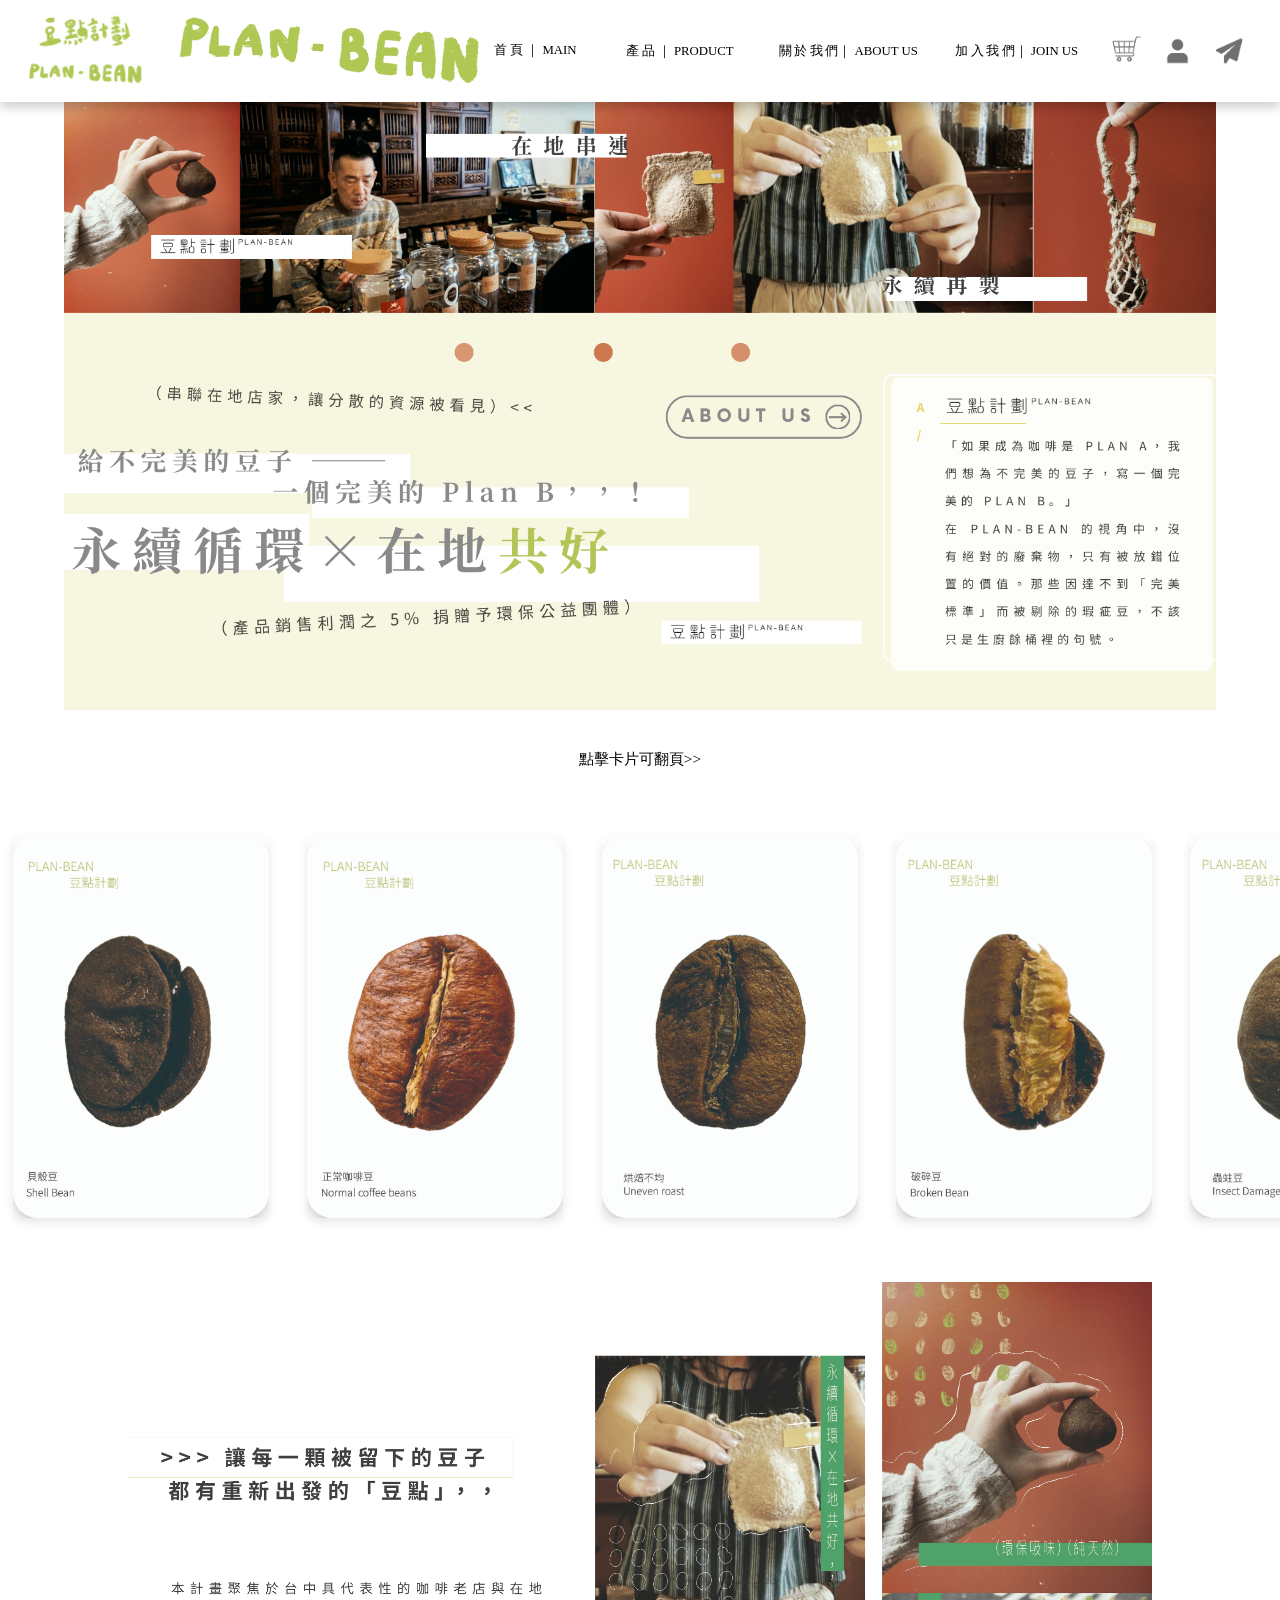
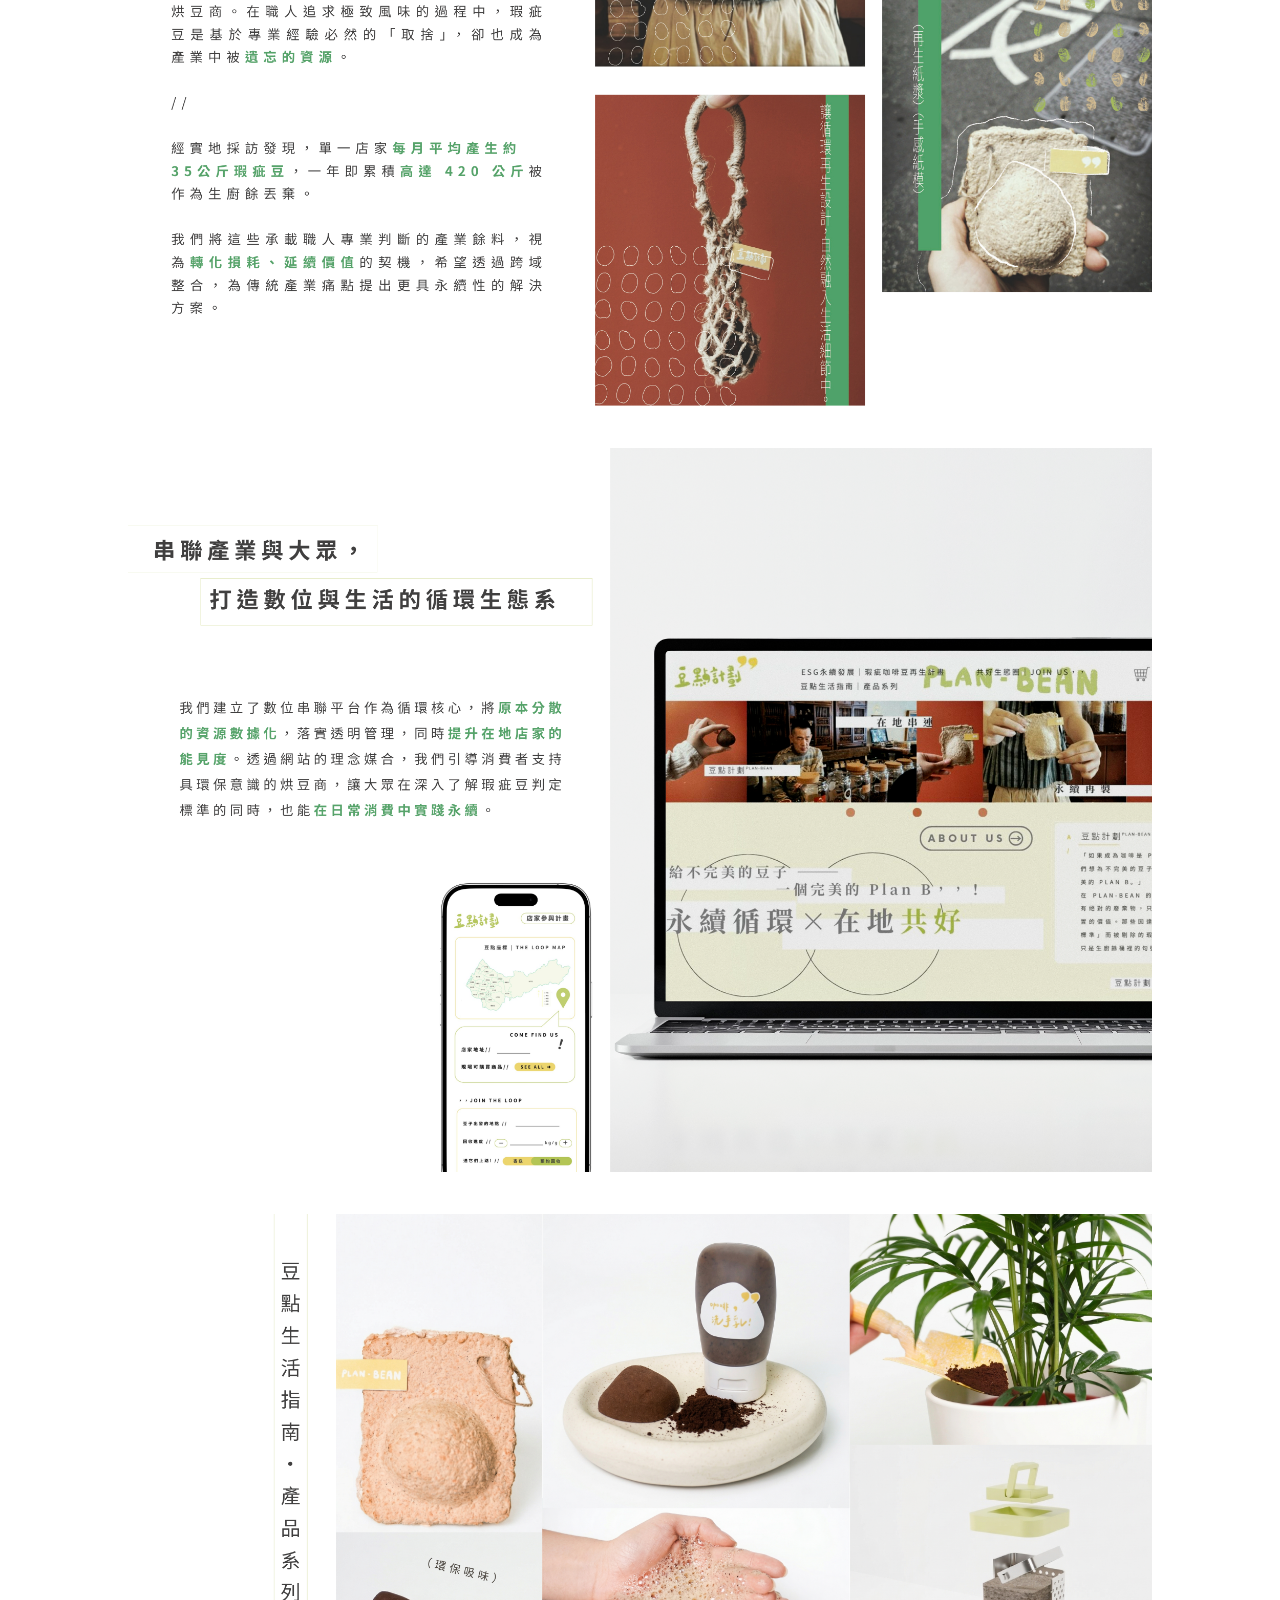
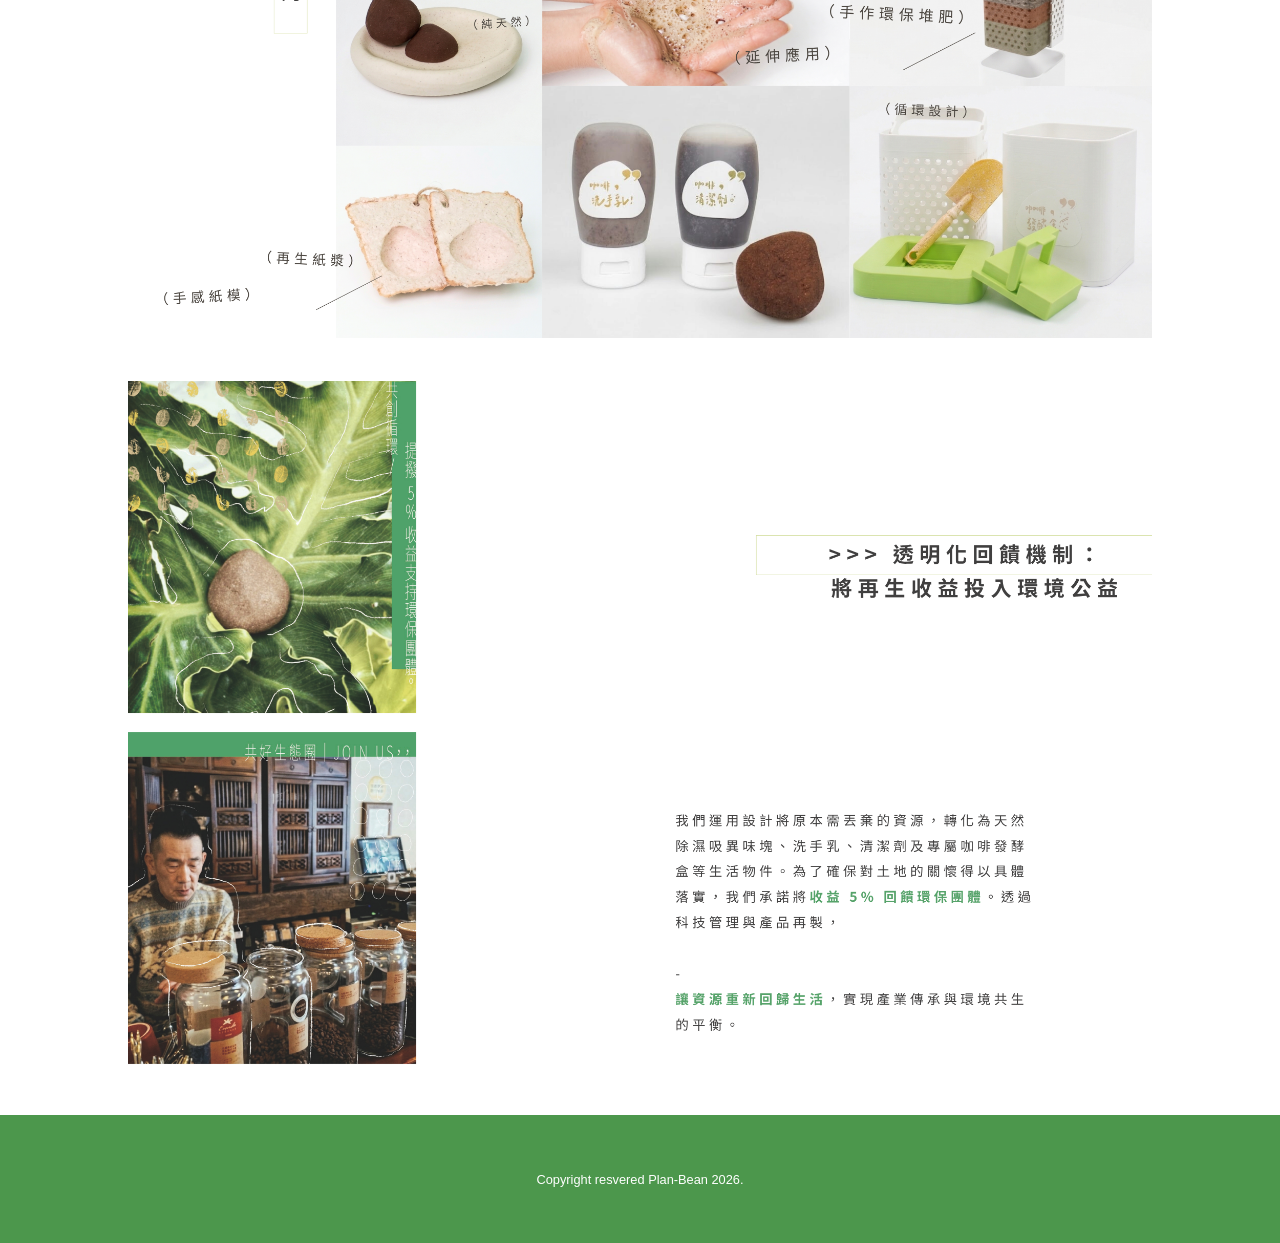
<file: index.html>
<!DOCTYPE html>
<html>
    <head>
        <meta name="viewport" content="width=device-width, initial-scale=1.0"> 
        <meta charset="utf-8" >
          <link rel="icon" href="logo/favicon.png">
          <meta name="keywords" content="">
          <meta name="description" content="">
          <link rel="stylesheet" type="text/css" href="plan bean.css">
          <title>Plan Bean 豆點計畫 </title>
    </head>    
    <body>
        
        <header class="header" >
        <a href="index.html" style="text-decoration: none;" class="logo">
             <img src="logo/plant bean for AI02.png">
        </a>
        <div class="btn">
            <img src="photo/plant bean for AI02.png" class="headerimg">
            <a href="index.html" style="text-decoration: none;" class="listbtn" id="main-btn">
                首<div class="wordspace"></div>頁 ｜ MAIN
            </a>
            <a href="product.html" style="text-decoration: none;" class="listbtng" id="main-btng">
                產<div class="wordspace"></div>品 ｜ PRODUCT
            </a>
            <a href="aboutus.html" style="text-decoration: none;" class="listbtng" id="main-btng">
                關<div class="wordspace"></div>於<div class="wordspace"></div>我<div class="wordspace"></div>們｜ ABOUT US
            </a>
            <a href="joinus.html" style="text-decoration: none;" class="listbtng" id="main-btngg">
                加<div class="wordspace"></div>入<div class="wordspace"></div>我<div class="wordspace"></div>們｜ JOIN US
            </a>
             
                <div class="listicon">
                    <a href="cart.html">
                    <img style="width: 100%;cursor: pointer;" src="header icon/17.png" onmouseover="headera(this)" onmouseout="headeraa(this)" id="hda">
                    </a>
                </div>
            <div class="listicon">
                <img style="width: 100%;cursor: pointer;" src="header icon/18.png" onmouseover="headerb(this)" onmouseout="headerbb(this)" id="hdb">
            </div>
            <div class="listicon">
                <img style="width: 100%;cursor: pointer;" src="header icon/19.png" onmouseover="headerc(this)" onmouseout="headercc(this)" id="hdc">
            </div>
        </div>
  
        </header>


        <main >
            <div class="topspace"></div>
            
            <div class="hero">
                

            </div>
            <div class="second">
                <!--北屯區-->
                <div class="beitun" >
                    <svg  xmlns="http://www.w3.org/2000/svg" viewBox="0 0 173.194 81.339" >
                        <path style="cursor: pointer;"  d="M51.948,41.393s-.913-3.196-.913-4.566-7.001,0-7.001,0c0,0-2.384-.304,.406-5.631s4.16-7.204,3.856-8.219-2.131-2.943-4.667-2.486-3.044-2.283-3.044-2.283c0,0-2.08-2.993-5.428-.558s-14.459,1.776-14.459,1.776c0,0-9.03,.051-13.85,5.073C2.027,29.521,.124,42.23,.124,42.23c0,0-.913,7.458,2.207,9.056,3.12,1.598,3.272,1.522,5.555,1.522s4.09-1.084,5.841-.152,1.998,3.171,1.998,3.171c0,0,.127,2.359,2.993,2.968s8.092,1.725,9.081,1.826,4.921,2.105,6.468,3.932c1.547,1.826,5.251,6.773,5.809,7.204s3.729,4.515,8.396,4.997,5.302,.406,5.302,.406c0,0,.799,.342,1.37-2.017s4.604-1.75,4.604-1.75c0,0,10.502,3.196,13.812,4.68s11.948,3.234,11.948,3.234c0,0,11.605,.38,14.801-1.484s8.523-3.729,8.523-3.729c0,0,2.778-1.37,5.479,.723,2.702,2.093,2.587,2.702,4.718,3.653s3.805-.837,4.224-1.027,2.435-1.864,4.452-1.864,3.805,0,3.919-.038,3.006-.609,4.756-2.017,3.158-5.403,3.158-5.403c0,0,.419-3.615,3.805-3.348s4.68,1.864,4.68,1.864c0,0,.913,.495,2.549,.342s3.12-.38,3.653-.875,4.49-.342,7.534,.457,5.974,.419,5.974,.419c0,0,4.528-1.826,5.289-3.919s-1.256-4.642-1.256-4.642c0,0-2.74-5.175-2.778-6.849s.457-9.436,1.902-12.404c1.446-2.968,2.74-11.339,2.055-13.279s-3.653-6.43-7.686-9.474c0,0-4.224-1.826-8.447-3.234s-7.306-4.756-7.306-4.756c0,0-2.816-1.941-7.914-3.272,0,0-2.131-1.027-4.071-3.12-1.941-2.093-4.49-1.864-4.49-1.864,0,0-5.187,1.712-6.76,.241S118.84,.02,118.84,.02c0,0-4.439-.482-6.266,3.298,0,0-3.399,3.247-3.754,5.276-.355,2.029,2.41,5.2,2.74,5.378s2.461,2.613-.964,5.073c0,0-2.866,.812-3.881,.939,0,0-4.921,.482-7.711,2.232,0,0-2.917,1.725-3.526,6.646-.609,4.921-4.87,3.754-4.87,3.754,0,0-1.979-1.218-3.602,2.41-1.623,3.627-8.016,1.598-8.016,1.598,0,0-1.186-.501-1.852,.869s-3.215,.114-3.215,.114c0,0-2.987-.286-3.405,3.063s-3.044,2.626-3.044,2.626c0,0-1.503,.114-1.427-4.965,0,0,.361-2.587-2.055-3.748s-2.315-5.086-2.315-5.086c0,0,.013-2.486-2.397-2.334s-3.222,3.095-3.222,3.095c0,0-1.7,3.12,.457,7.153s.862,5.505,.862,5.505c0,0-3.729,4.312-5.428-1.522Z"/>
                            <text x="50%" y="70%" dominant-baseline="middle" text-anchor="middle" class="beitunword">
                                
                            </text>    
                     </svg>
                     
                </div>
                <!--西屯區-->
                <div class="xitun" style="cursor: pointer;" >
                    <svg  xmlns="http://www.w3.org/2000/svg" viewBox="0 0 103.743 78.734">
                        <path   d="M97.627,16.878s.503-4.997-2.389-6.595-11.111-3.501-14.992-1.446-9.36,6.24-17.046,3.957-16.894-5.251-23.363-6.088-13.14-2.004-15.727-4.135C21.523,.44,17.211-.473,15.689,.237s-1.268,7.001-1.268,7.001c0,0-1.573,8.219-5.124,13.546-3.551,5.327-3.551,6.107-3.551,6.107,0,0-1.484,1.883,3.748,3.177s6.678,3.805,6.678,3.805c0,0,2.283,4.236-3.247,3.78,0,0-4.997-2.384-6.342-.406s3.627,4.794,3.627,4.794c0,0,4.439,3.222-3.019,6.519,0,0-5.454,1.243-6.798,3.044s1.192,5.834,1.192,5.834c0,0,.66,.824,2.258,.996s1.484,4.166,1.484,4.166c0,0,.913,3.424,8.828,5.175s7.153-2.207,7.153-2.207c0,0,.989-2.683,6.05,.438,5.061,3.12,8.828,5.308,12.214,5.574s5.479,3.158,5.479,3.158c0,0,1.294,3.158,5.365,3.082s7.306-4.49,7.306-4.49c0,0,2.473-2.473,4.566,1.256,2.093,3.729,5.327,4.147,5.327,4.147,0,0,4.985-.19,6.43-1.446s6.392-1.522,8.828-.038,4.376-3.501,4.376-3.501c0,0-.355-1.218,4.16-1.091s4.693-4.667,4.693-4.667c0,0,1.725-4.059,3.222-5.378s1.395-6.367,1.395-6.367c0,0,.133-3.158,2.093-3.881s.514-4.1-1.427-5.208-6.544,.26-6.544,.26c0,0-5.917-1.26-6.174-3.341-.257-2.08-.981-4.572-.781-6.653,.201-2.08,3.929-11.922,3.929-11.922,0,0,2.571-7.357,5.813-8.625Z"/>
                            <text x="50%" y="50%" dominant-baseline="middle" text-anchor="middle" class="xitunword">
                                
                            </text>    
                    </svg>
                </div>
                <!--南屯區-->
                <div class="nantun" style="cursor: pointer;">
                    <svg  xmlns="http://www.w3.org/2000/svg" viewBox="0 0 98.093 80.144">
                         <path  d="M13.22,0s-.173,.407-.48,1.063-.749,1.558-1.287,2.549-1.173,2.07-1.865,3.077-1.443,1.943-2.214,2.646-1.325,1.579-1.722,2.496-.639,1.875-.784,2.746-.194,1.653-.206,2.218,.011,.912,.011,.912c0,0-.052,.143-.165,.368s-.285,.533-.525,.864-.548,.684-.932,.999-.842,.594-1.385,.775-.913,.561-1.165,1.03-.383,1.027-.448,1.562-.061,1.048-.041,1.426,.055,.624,.055,.624c0,0-.052,.457-.049,1.165s.063,1.668,.287,2.674,.611,2.058,1.271,2.952,1.592,1.628,2.905,1.999,2.533,1.049,3.624,1.857,2.055,1.746,2.854,2.638,1.434,1.737,1.869,2.36,.671,1.022,.671,1.022c0,0,.075,.085,.239,.206s.416,.279,.769,.425,.809,.28,1.378,.354,1.254,.087,2.065-.008,1.693,.132,2.559,.525,1.715,.954,2.464,1.526,1.395,1.157,1.855,1.598,.732,.739,.732,.739c0,0,.282,.4,.775,1.018s1.197,1.455,2.04,2.331,1.826,1.788,2.878,2.559c1.051,.771,2.17,1.398,3.287,1.703s1.975,.66,2.637,1.021,1.124,.729,1.447,1.059,.507,.621,.61,.831,.125,.336,.125,.336c0,0,.067,.13,.248,.314s.478,.422,.938,.637,1.083,.409,1.918,.504,1.881,.092,3.187-.086,2.4-.041,3.306,.263,1.624,.777,2.179,1.271,.946,1.011,1.199,1.405,.367,.663,.367,.663c0,0,.165,.298,.421,.787s.603,1.169,.968,1.933,.747,1.612,1.073,2.438,.595,1.627,.735,2.3,.317,1.363,.556,2.029,.541,1.304,.927,1.872,.859,1.064,1.441,1.444,1.273,.643,2.097,.744,1.541,.206,2.152,.306,1.117,.195,1.52,.277,.702,.152,.901,.201,.297,.078,.297,.078c0,0,.08,.036,.209,.114s.306,.196,.501,.361,.406,.375,.604,.635,.381,.572,.519,.938,.417,.503,.767,.469,.77-.239,1.19-.557,.839-.747,1.186-1.231,.623-1.021,.757-1.554,.421-.892,.778-1.131,.782-.358,1.191-.41,.801-.038,1.092-.011,.478,.068,.478,.068c0,0,.081,.012,.225-.02s.353-.106,.607-.28,.555-.446,.885-.872,.689-1.007,1.06-1.796,.894-1.386,1.47-1.838,1.205-.757,1.788-.964,1.119-.315,1.51-.372,.636-.061,.636-.061c0,0,.074-.019,.2-.064s.304-.115,.514-.217,.449-.237,.699-.41,.509-.385,.756-.641,.545-.488,.851-.689,.623-.374,.908-.514,.54-.249,.723-.322,.295-.111,.295-.111c0,0,.107-.095,.273-.269s.391-.427,.626-.744,.482-.696,.69-1.122,.38-.9,.466-1.404,.328-.861,.644-1.112,.705-.398,1.083-.481,.746-.103,1.018-.103,.451,.022,.451,.022c0,0,.147,.01,.374-.065s.532-.234,.848-.572,.643-.854,.913-1.642,.481-1.849,.567-3.276,.159-2.683,.222-3.763,.114-1.987,.154-2.715,.07-1.277,.09-1.644,.029-.553,.029-.553c0,0,.098-.232,.244-.626s.338-.95,.527-1.596,.373-1.384,.503-2.142,.204-1.536,.172-2.263-.01-1.376,.002-1.945,.013-1.059-.059-1.47-.22-.74-.507-.99-.711-.42-1.339-.508-1.297-.119-1.954-.142-1.302-.04-1.883-.102-1.096-.169-1.493-.373-.676-.505-.784-.956-.162-.929-.142-1.417,.113-.984,.3-1.469,.468-.959,.862-1.402,.901-.855,1.542-1.217,1.111-.934,1.457-1.589,.567-1.393,.708-2.086,.202-1.34,.228-1.815,.016-.776,.016-.776c0,0,.015-.121,.022-.308s.008-.442-.02-.708-.085-.546-.192-.784-.265-.434-.494-.535-.588-.256-1.033-.426-.976-.352-1.55-.508-1.19-.285-1.806-.346-1.231-.055-1.803,.061-1.325,.367-2.168,.669-1.777,.655-2.708,.973-1.862,.602-2.698,.765-1.58,.207-2.138,.045-1.11-.368-1.637-.615-1.029-.537-1.486-.866-.871-.697-1.222-1.103-.638-.849-.844-1.326-.468-.9-.77-1.251-.642-.628-1.002-.815-.742-.285-1.125-.275-.769,.128-1.138,.371-.709,.537-1.04,.858-.652,.669-.986,1.019-.678,.702-1.055,1.031-.786,.636-1.247,.895-1.015,.535-1.641,.746-1.323,.357-2.072,.356-1.55-.147-2.383-.521-1.697-.976-2.572-1.887-1.509-1.556-2.022-2.024-.906-.76-1.3-.964-.791-.321-1.31-.439-1.163-.239-2.051-.45-1.778-.498-2.641-.826-1.698-.698-2.476-1.074-1.501-.759-2.137-1.114-1.188-.682-1.624-.947-.94-.59-1.478-.928-1.111-.689-1.685-1.004-1.151-.595-1.697-.791-1.061-.308-1.513-.289-.818,.098-1.115,.224-.524,.299-.698,.507-.297,.451-.383,.717-.137,.555-.169,.855-.24,.555-.577,.762-.804,.365-1.352,.47-1.18,.157-1.846,.151-1.368-.069-2.058-.195-1.313-.263-1.881-.407-1.079-.294-1.545-.446-.888-.305-1.276-.455-.742-.296-1.073-.433-.751-.348-1.196-.611-.915-.576-1.347-.919-.824-.716-1.115-1.096-.478-.767-.499-1.139-.047-.752-.08-1.118-.075-.719-.128-1.04-.118-.607-.199-.842-.177-.416-.293-.524-.307-.217-.529-.321-.477-.202-.721-.288-.477-.162-.657-.219-.307-.097-.337-.113Z"/>
                         <text x="50%" y="50%" dominant-baseline="middle" text-anchor="middle" class="nantunword">
                                
                        </text>  
                        </svg>
                </div>
                <!--南屯區-->
                <div class="bei" style="cursor: pointer;">
                    <svg  xmlns="http://www.w3.org/2000/svg" viewBox="0 0 412.807 361.1">
                    <path d="M88.841,9.447S70.738-5.135,61.445,1.934c0,0-21.031,1.684-19.334,58.627,0,0-1.066,24.651-18.838,38.849,0,0-16.81,22.647-23.242,53.159,0,0-1.239,12.981,12.179,51.504,0,0,16.664,35.06,59.083,47.18,0,0,39.389,2.813,44.583,24.889,0,0,3.03,25.105-12.985,44.15,0,0-11.254,21.642,16.881,30.732,0,0,12.552,3.896,32.03-29.001,0,0,19.045-16.881,38.956,9.523,0,0,17.747,25.105,24.672,28.135,6.926,3.03,19.911,4.328,21.642-29.866,1.731-34.195,106.912-8.224,106.912-8.224,0,0,45.881,16.881,39.822-9.955-6.06-26.836-6.06-39.822-4.328-55.837,1.731-16.015,26.403-43.717,26.403-43.717,0,0,15.582-25.971,0-42.419,0,0-18.01-7.397-45.364-4.348,0,0-25.211,7.08-62.208-23.07,0,0-33.202-30.873-42.675-45.553,0,0-29.246-40.697-45.017-50.5,0,0-21.907-16.197-44.646-20.603,0,0-53.896-10.9-58.465-11.87-4.569-.969-18.665-4.271-18.665-4.271Z"/>
                    <text x="50%" y="60%" dominant-baseline="middle" text-anchor="middle" class="beiword">
                                
                    </text>  
                    </svg>
                </div>
                <!--西區-->
                <div class="xi" style="cursor: pointer;">
                    <svg  xmlns="http://www.w3.org/2000/svg" viewBox="0 0 423.371 465.599">
                    <path d="M399.433,382.77s44.953-11.238,11.654-40.79c0,0-58.688-49.947-65.764-64.931,0,0-36.447-49.116-35.809-64.932,.638-15.816,31.022-43.166,15.726-76.109,0,0-7.184-17.612-71.073-29.855,0,0-36.675-14.433-52.363-44.347,0,0-14.741-33.012-16.151-43.43l-3.13-13.69s-2.624-11.001-16.269,.714c-13.644,11.715-46.553,9.617-46.553,9.617,0,0-26.232-5.828-34.33,19.779-8.099,25.607-24.998,31.096-26.539,31.698s-7.152,5.908-3.513,37.577-17.793,48.533-27.368,58.727C18.377,172.991,1.156,174.455,.089,202.13c-1.067,27.676,7.54,30.08,19.886,33.768,12.345,3.689,43.537,.704,50.625,3.965,0,0,24.133,.348,18.421,38.433,0,0,.719,51.937-9.365,69.256-10.084,17.319-5.713,31.055,22.382,36.882,28.095,5.827,47.242,22.268,47.242,22.268,0,0,9.157,6.66,7.908,25.182-1.249,18.522,5.411,33.714,29.76,33.714s86.992-16.857,124.66-39.125c37.669-22.268,87.824-43.704,87.824-43.704Z"/>
                     <text x="50%" y="60%" dominant-baseline="middle" text-anchor="middle" class="xiword">
                                
                    </text> 
                    </svg>
                </div>
                <!--中區-->
                <div class="mid" style="cursor: pointer;">
                    <svg  xmlns="http://www.w3.org/2000/svg" viewBox="0 0 306.491 304.621">
                    <path d="M259.3,293.882s6.932-5.546,15.483-16.828c15.303-20.193,35.791-58.763,30.998-116.805,0,0-2.213-31.817-6.64-37.904-4.427-6.087-12.606-9.279-33.694-10.865-21.088-1.586-70.954-79.637-70.954-79.637,0,0-37.521-47.828-80.01-26.251,0,0-24.357,13.336-39.649,45.816-15.291,32.48-49.322,36.353-56.516,36.906-7.193,.553-25.922,.564-14.95,17.541,10.972,16.977,65.962,99.985,86.868,110.805,0,0,66.731,63.672,77.642,70.239,10.911,6.567,54.902,31.883,91.423,6.982Z"/>
                    <text x="50%" y="60%" dominant-baseline="middle" text-anchor="middle" class="xiword">
                                
                    </text> 
                    </svg>
                </div>
                <!--南區-->
                <div class="nan" style="cursor: pointer;">
                    <svg  xmlns="http://www.w3.org/2000/svg" viewBox="0 0 601.774 467.717">
                    <path  d="M601.774,200.106s.04,2.921-.971,7.462c-1.01,4.541-3.071,10.704-7.271,17.187-4.2,6.483-10.54,13.287-20.109,19.112-9.569,5.825-22.368,10.672-39.486,13.239-17.118,2.568-34.1,3.988-50.099,5.364-15.999,1.376-31.017,2.709-44.205,5.101-13.189,2.393-24.549,5.845-33.234,11.462-8.685,5.617-14.696,13.398-17.186,24.447-2.49,11.049-3.219,21.524-3.431,30.934-.212,9.41,.095,17.755-.323,24.544-.418,6.789-1.561,12.021-4.671,15.207s-8.187,4.323-16.474,2.923c0,0-1.313-.117-3.676-.744-2.363-.627-5.777-1.765-9.979-3.808-4.202-2.042-9.191-4.989-14.706-9.235-5.515-4.245-11.555-9.789-17.857-17.026-6.303-7.236-13.743-7.471-21.359-3.753-7.616,3.718-15.406,11.389-22.409,19.965-7.003,8.576-13.218,18.056-17.682,25.392s-7.178,12.529-7.178,12.529c0,0-2.042,3.736-5.186,9.384-3.144,5.648-7.389,13.208-11.795,20.855-4.406,7.647-8.972,15.382-12.758,21.381-3.786,5.998-6.791,10.26-8.075,10.96-1.284,.7-3.326,2.013-5.814,3.078-2.487,1.065-5.42,1.882-8.484,1.59-3.064-.292-6.259-1.692-9.271-5.062-3.013-3.37-5.843-8.71-8.177-16.88-2.334-8.17-7.907-12.984-14.954-15.61-7.047-2.626-15.567-3.064-23.795-2.48-8.228,.584-16.165,2.188-22.044,3.647-5.879,1.459-9.702,2.772-9.702,2.772,0,0-1.284,.639-3.151,.913s-4.318,.181-6.653-1.282c-2.334-1.463-4.552-4.297-5.952-9.506-1.401-5.209-1.984-12.794-1.05-23.76,.934-10.966-1.546-18.227-5.792-22.951-4.245-4.724-10.256-6.91-16.384-7.726-6.127-.816-12.372-.261-17.084,.498-4.712,.759-7.893,1.722-7.893,1.722,0,0-1.926,1.809-5.004,4.129-3.078,2.32-7.309,5.15-11.919,7.192-4.61,2.042-9.6,3.297-14.195,2.466-4.596-.832-8.797-3.749-11.832-10.052-3.035-6.303-3.064-13.655-1.401-21.14,1.663-7.484,5.019-15.1,8.753-21.928,3.735-6.828,7.849-12.868,11.029-17.201,3.18-4.333,5.427-6.959,5.427-6.959,0,0,.846-1.05,1.802-2.947,.956-1.897,2.021-4.639,2.458-8.024,.438-3.385,.248-7.411-1.306-11.876-1.554-4.464-4.472-9.366-9.49-14.502s-5.544-10.358-3.509-15.304,6.631-9.614,11.854-13.641c5.223-4.027,11.073-7.411,15.618-9.789s7.783-3.749,7.783-3.749c0,0,1.286-1.612,3.268-4.217,1.981-2.605,4.658-6.202,7.439-10.172,2.781-3.97,5.665-8.312,8.063-12.407,2.398-4.095,4.308-7.943,5.141-10.924,.833-2.981,1.476-6.316,2.549-9.59,1.073-3.274,2.576-6.488,5.127-9.226,2.551-2.739,6.151-5.003,11.418-6.378,5.267-1.375,12.201-1.861,21.421-1.044,9.22,.817,15.972-4.201,20.912-12.188,4.941-7.987,8.07-18.942,10.048-29.999,1.977-11.057,2.802-22.217,3.132-30.612s.166-14.026,.166-14.026c0,0,.199-3.443,.501-8.689,.303-5.245,.709-12.293,1.125-19.501,.415-7.208,.84-14.578,1.178-20.466,.338-5.889,.591-10.297,.662-11.583,.071-1.286-.326-3.26-.361-5.275-.035-2.015,.292-4.071,1.812-5.522s4.233-2.297,8.97-1.893,11.497,2.06,21.112,5.612c0,0,2.871,.311,7.426,1.25,4.555,.939,10.795,2.506,17.533,5.017,6.738,2.511,13.973,5.968,20.52,10.685,6.547,4.718,12.405,10.697,16.388,18.255,3.983,7.558,5.774,14.306,6.771,20.315,.997,6.009,1.199,11.28,2.005,15.883,.806,4.603,2.216,8.539,5.627,11.878,3.411,3.339,8.824,6.082,17.636,8.299,8.812,2.218,21.066,1.209,34.797-1.723,13.731-2.932,28.938-7.786,43.655-13.259,14.717-5.473,28.945-11.566,40.717-16.973,11.772-5.408,21.087-10.131,25.981-12.865,4.893-2.735,12.058-6.803,20.567-11.512,8.509-4.709,18.362-10.058,28.63-15.355,10.269-5.297,20.953-10.541,31.126-15.041,10.173-4.499,19.834-8.253,28.055-10.568,8.221-2.315,14.482-3.815,19.393-4.457,4.91-.642,8.47-.427,11.288,.688,2.818,1.115,4.895,3.129,6.839,6.085,1.945,2.956,3.757,6.853,6.047,11.733,2.29,4.88,4.882,10.746,7.42,17.302,2.538,6.557,5.021,13.804,7.092,21.449s3.73,15.686,4.619,23.831c.889,8.145,1.009,16.393,.002,24.45-1.007,8.057-2.539,16.341-4.174,24.417-1.635,8.076-3.374,15.946-4.796,23.175-1.422,7.229-2.527,13.817-2.895,19.331-.368,5.514,0,9.954,1.527,12.886,1.526,2.932,3.338,5.298,5.196,7.198,1.858,1.9,3.763,3.333,5.478,4.4s3.238,1.767,4.333,2.201c1.095,.434,1.761,.601,1.761,.601Z"/>
                    <text x="50%" y="60%" dominant-baseline="middle" text-anchor="middle" class="nanword">
                                
                    </text> 
                    </svg>
                </div>
                <!--東區-->
                <div class="tun" style="cursor: pointer;">
                    <svg xmlns="http://www.w3.org/2000/svg" viewBox="0 0 452.985 444.119">
                    <path  d="M2.168,227.249s35.725,66.985,34.449,109.089c-1.276,42.105-13.397,81.657-13.397,81.657,0,0,5.104,47.846,33.811,14.035,28.708-33.811,124.4-34.449,124.4-34.449,0,0,88.037-1.276,107.813-4.466,19.776-3.19,43.38-22.36,50.398-57.431,7.017-35.071,61.243-135.229,61.243-135.229,0,0,12.759-31.897,12.759-52.95s29.984-51.036,29.984-51.036c0,0,21.052-58.691,0-77.83-21.052-19.138-36.363-29.984-100.158,0s-71.931,27.601-117.782,25.603c0,0-85.705-24.099-120.161-17.032-34.456,7.067-41.031-.9-48.75,36.731-7.72,37.631-4.396,53.801-5.879,71.682-1.483,17.881-3.368,40.406-18.274,57.523-14.906,17.117-40.18,14.055-30.456,34.102Z"/>
                    <text x="50%" y="60%" dominant-baseline="middle" text-anchor="middle" class="tunword">
                                
                    </text> 
                    </svg>
                </div>
              
                <div class="sticky-note">
                <h3>豆點計劃 Memo</h3>
                <p>收集台中在地烘豆商的瑕疵豆，轉化為環保生活用品。記得聯絡新的合作廠商！</p>
                </div>

                <div class="note" id="mycontainer">
                    <img src="photo/01.png" style="box-shadow: none !important">
                </div>

                <div class="note2" id="mycontainer2">
                    <img src="photo/02.png" style="box-shadow: none !important">
                </div>

                <div class="note3" id="mycontainer3">
                    <img src="photo/03.png" style="box-shadow: none !important">
                </div>
                
                
                
            </div>
            
            <div class="cardbtn">點擊卡片可翻頁>></div>
            <div class="drag-slider" id="dragSlider">
  
                    <div class="slide-item">
                        <div class="flip-card-container" id="myCard">
                                <div class="flip-card-inner">
                                    
                                    <div class="flip-card-front">
                                    <img src="bean cards/1.jpg" alt="卡片正面" />
                                    </div>
                                    
                                    <div class="flip-card-back">
                                    <img src="bean cards/1-1.jpg" alt="卡片反面" />
                                    </div>
                                    
                                </div>
                            </div>
                    </div>
                    <div class="slide-item">
                        <div class="flip-card-container2" id="myCard2">
                                <div class="flip-card-inner">
                                    
                                    <div class="flip-card-front">
                                    <img src="bean cards/2.jpg" alt="卡片正面" />
                                    </div>
                                    
                                    <div class="flip-card-back">
                                    <img src="bean cards/2-2.jpg" alt="卡片反面" />
                                    </div>
                                    
                                </div>
                            </div>
                    </div>
                    <div class="slide-item">
                        <div class="flip-card-container3" id="myCard3">
                                <div class="flip-card-inner">
                                    
                                    <div class="flip-card-front">
                                    <img src="bean cards/3.jpg" alt="卡片正面" />
                                    </div>
                                    
                                    <div class="flip-card-back">
                                    <img src="bean cards/3-3.jpg" alt="卡片反面" />
                                    </div>
                                    
                                </div>
                            </div>
                    </div>
                    <div class="slide-item">
                        <div class="flip-card-container4" id="myCard4">
                                <div class="flip-card-inner">
                                    
                                    <div class="flip-card-front">
                                    <img src="bean cards/4.jpg" alt="卡片正面" />
                                    </div>
                                    
                                    <div class="flip-card-back">
                                    <img src="bean cards/4-4.jpg" alt="卡片反面" />
                                    </div>
                                    
                                </div>
                            </div>
                    </div>
                    <div class="slide-item">
                        <div class="flip-card-container5" id="myCard5">
                                <div class="flip-card-inner">
                                    
                                    <div class="flip-card-front">
                                    <img src="bean cards/5.jpg" alt="卡片正面" />
                                    </div>
                                    
                                    <div class="flip-card-back">
                                    <img src="bean cards/5-5.jpg" alt="卡片反面" />
                                    </div>
                                    
                                </div>
                            </div>
                    </div>
                    <div class="slide-item">
                        <div class="flip-card-container6" id="myCard6">
                                <div class="flip-card-inner">
                                    
                                    <div class="flip-card-front">
                                    <img src="bean cards/6.jpg" alt="卡片正面" />
                                    </div>
                                    
                                    <div class="flip-card-back">
                                    <img src="bean cards/6-6.jpg" alt="卡片反面" />
                                    </div>
                                    
                                </div>
                            </div>
                    </div>
                    <div class="slide-item">
                        <div class="flip-card-container7" id="myCard7">
                                <div class="flip-card-inner">
                                    
                                    <div class="flip-card-front">
                                    <img src="bean cards/7.jpg" alt="卡片正面" />
                                    </div>
                                    
                                    <div class="flip-card-back">
                                    <img src="bean cards/7-7.jpg" alt="卡片反面" />
                                    </div>
                                    
                                </div>
                            </div>
                    </div>
                    <div class="slide-item">
                        <div class="flip-card-container8" id="myCard8">
                                <div class="flip-card-inner">
                                    
                                    <div class="flip-card-front">
                                    <img src="bean cards/8.jpg" alt="卡片正面" />
                                    </div>
                                    
                                    <div class="flip-card-back">
                                    <img src="bean cards/8-8.jpg" alt="卡片反面" />
                                    </div>
                                    
                                </div>
                            </div>
                    </div>
                    <div class="slide-item">
                        <div class="flip-card-container9" id="myCard9">
                                <div class="flip-card-inner">
                                    
                                    <div class="flip-card-front">
                                    <img src="bean cards/9.jpg" alt="卡片正面" />
                                    </div>
                                    
                                    <div class="flip-card-back">
                                    <img src="bean cards/9-9.jpg" alt="卡片反面" />
                                    </div>
                                    
                                </div>
                            </div>
                    </div>
             
            
  
            </div>


            <div class="mainphoto">
                <img src="photo/首頁 (1).png">
                <img src="photo/首頁 (2).png">
                <img src="photo/首頁 (3).png">
                <img src="photo/首頁 (4).png">
            </div>
           
           

            
        </main>
        <footer class="footer">
            
            <div class="footerword">Copyright resvered Plan-Bean 2026.</div>
        </footer>
        <script>
            

/*北屯便利貼*/
const beitunBtn = document.querySelector('.beitun');
const container = document.getElementById('mycontainer');

beitunBtn.addEventListener('mouseenter', function() {
  container.classList.add('active');
});

beitunBtn.addEventListener('mouseleave', function() {
  container.classList.remove('active');
});

/*北區便利貼*/
const beiBtn = document.querySelector('.bei');
const container2 = document.getElementById('mycontainer2');

beiBtn.addEventListener('mouseenter', function() {
  container2.classList.add('active');
});

beiBtn.addEventListener('mouseleave', function() {
  container2.classList.remove('active');
});

/*中區便利貼*/
const midBtn = document.querySelector('.mid');
const container3 = document.getElementById('mycontainer3');

midBtn.addEventListener('mouseenter', function() {
  container3.classList.add('active');
});

midBtn.addEventListener('mouseleave', function() {
  container3.classList.remove('active');
});




// card1
const card = document.getElementById('myCard');

card.addEventListener('click', function() {
  card.classList.toggle('is-flipped');
});
//card2
const card2 = document.getElementById('myCard2');
card2.addEventListener('click', function() {
  card2.classList.toggle('is-flipped');
});

// card3
const card3 = document.getElementById('myCard3');
card3.addEventListener('click', function() {
  card3.classList.toggle('is-flipped');
});

// card4
const card4 = document.getElementById('myCard4');

card4.addEventListener('click', function() {
  card4.classList.toggle('is-flipped');
});
//card5
const card5 = document.getElementById('myCard5');
card5.addEventListener('click', function() {
  card5.classList.toggle('is-flipped');
});

// card6
const card6 = document.getElementById('myCard6');
card6.addEventListener('click', function() {
  card6.classList.toggle('is-flipped');
});


// card7
const card7 = document.getElementById('myCard7');

card7.addEventListener('click', function() {
  card7.classList.toggle('is-flipped');
});
//card8
const card8 = document.getElementById('myCard8');
card8.addEventListener('click', function() {
  card8.classList.toggle('is-flipped');
});

// card6
const card9 = document.getElementById('myCard9');
card9.addEventListener('click', function() {
  card9.classList.toggle('is-flipped');
});








const slider = document.getElementById('dragSlider');

// 記錄狀態的變數
let isDown = false; // 判斷滑鼠是否按住
let startX;         // 記錄滑鼠點擊時的 X 座標
let scrollLeft;     // 記錄點擊當下，捲軸已經捲了多少距離

// 1. 滑鼠「按下去」
slider.addEventListener('mousedown', (e) => {
  isDown = true;
  slider.classList.add('active'); // 換上 grabbing 游標
  
  // 記錄初始點擊位置 (e.pageX 是滑鼠在頁面的座標，slider.offsetLeft 是容器與左邊的距離)
  startX = e.pageX - slider.offsetLeft; 
  
  // 記錄當下的捲軸位置
  scrollLeft = slider.scrollLeft; 
});

// 2. 滑鼠「離開」容器範圍
slider.addEventListener('mouseleave', () => {
  isDown = false;
  slider.classList.remove('active');
});

// 3. 滑鼠「放開」按鍵
slider.addEventListener('mouseup', () => {
  isDown = false;
  slider.classList.remove('active');
});

// 4. 滑鼠「移動」
slider.addEventListener('mousemove', (e) => {
  if (!isDown) return; // 如果滑鼠沒按住，就什麼都不做
  
  e.preventDefault(); // 防止選取到網頁文字或其他預設行為
  
  // 計算現在滑鼠的新位置
  const x = e.pageX - slider.offsetLeft;
  
  // 計算滑鼠移動的距離 (乘以 2 可以讓滑動速度變快，你可自行調整)
  const walk = (x - startX) * 2; 
  
  // 更新容器的捲軸位置
  slider.scrollLeft = scrollLeft - walk;
});






/*header icon*/
function headera(){
    document.getElementById("hda").src="header icon/17-1.png"
}
function headeraa(){
    document.getElementById("hda").src="header icon/17.png"
}
function headerb(){
    document.getElementById("hdb").src="header icon/18-1.png"
}
function headerbb(){
    document.getElementById("hdb").src="header icon/18.png"
}
function headerc(){
    document.getElementById("hdc").src="header icon/19-1.png"
}
function headercc(){
    document.getElementById("hdc").src="header icon/19.png"
}


/*footer icon*/
function footera(){
    document.getElementById("bta").src="footer icon/01.png"
}
function footeraa(){
    document.getElementById("bta").src="footer icon/01-1.png"
}
function footerb(){
    document.getElementById("btb").src="footer icon/02.jpg"
}
function footerbb(){
    document.getElementById("btb").src="footer icon/02-1.png"
}
function footerc(){
    document.getElementById("btc").src="footer icon/03.png"
}
function footercc(){
    document.getElementById("btc").src="footer icon/03-1.png"
}
function footerd(){
    document.getElementById("btd").src="footer icon/04.png"
}
function footerdd(){
    document.getElementById("btd").src="footer icon/04-1.png"
}
function footere(){
    document.getElementById("bte").src="footer icon/05.png"
}
function footeree(){
    document.getElementById("bte").src="footer icon/05-1.png"
}
function footerf(){
    document.getElementById("btf").src="footer icon/06.png"
}
function footerff(){
    document.getElementById("btf").src="footer icon/06-1.png"
}
function footerg(){
    document.getElementById("btg").src="footer icon/07.png"
}
function footergg(){
    document.getElementById("btg").src="footer icon/07-1.png"
}
function footerh(){
    document.getElementById("bth").src="footer icon/08.png"
}
function footerhh(){
    document.getElementById("bth").src="footer icon/08-1.png"
}

            
        </script>
    </body>
</html>
</file>
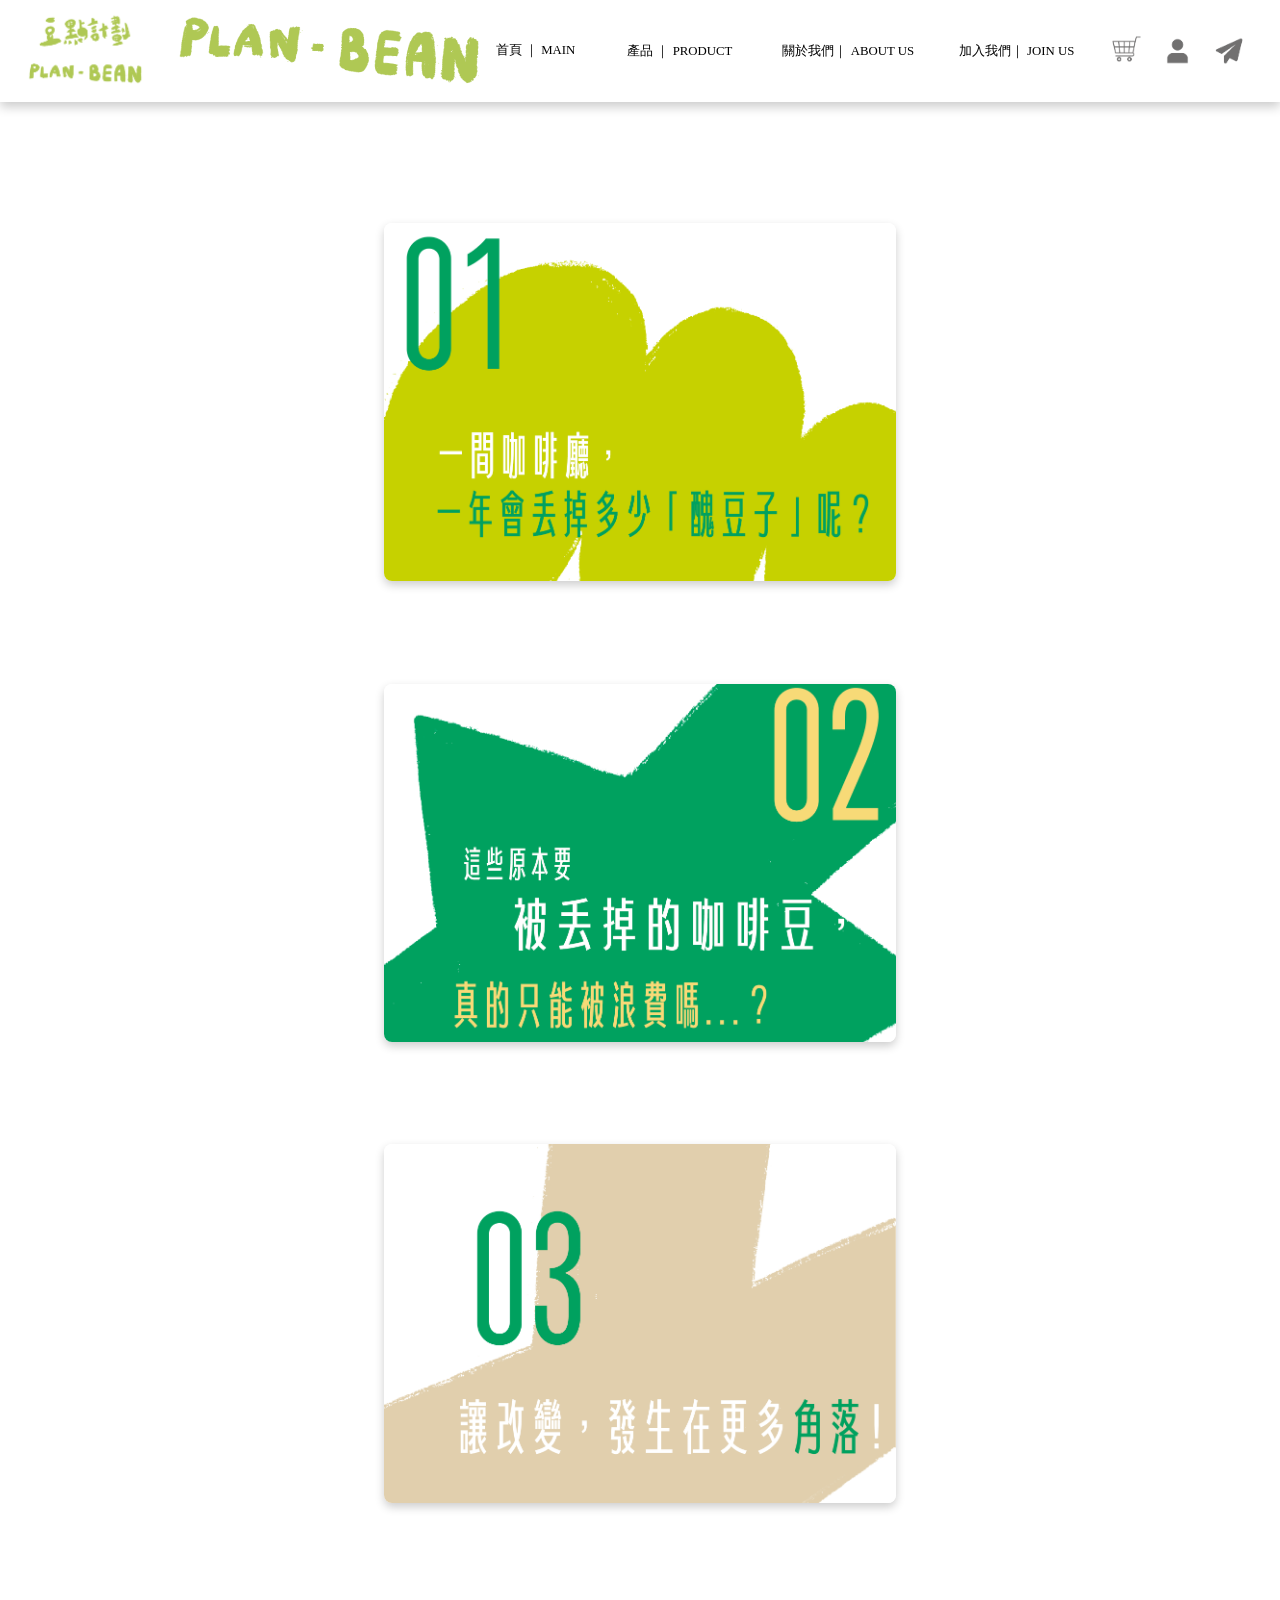
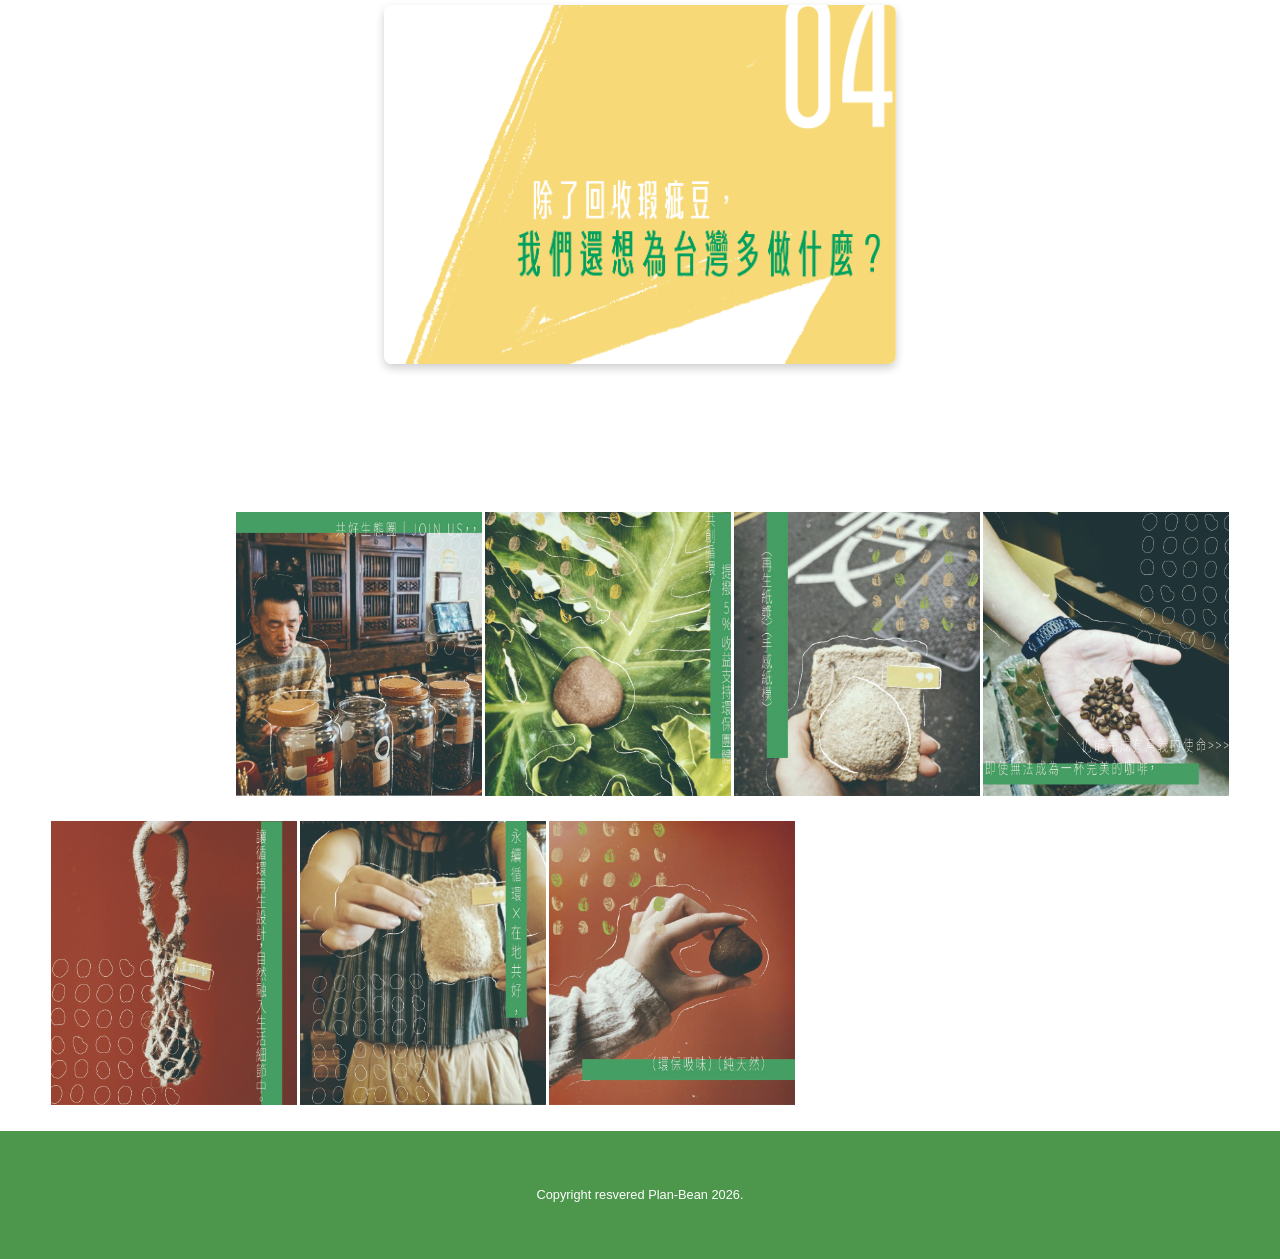
<file: aboutus.html>
<!DOCTYPE html>
<html>
    <head>
        <meta name="viewport" content="width=device-width, initial-scale=1.0"> 
        <meta charset="utf-8" >
          <link rel="icon" href="logo/favicon.png">
          <meta name="keywords" content="">
          <meta name="description" content="">
          <link rel="stylesheet" type="text/css" href="aboutus.css">
          <title>Plan Bean 豆點計畫 </title>
    </head>    
    <body>
        
       <header class="header" >
        <a href="index.html" style="text-decoration: none;" class="logo">
             <img src="logo/plant bean for AI02.png">
        </a>
        <div class="btn">
            <img src="photo/plant bean for AI02.png" class="headerimg">
            <a href="index.html" style="text-decoration: none;" class="listbtn" id="main-btn">
                首<div class="wordspace"></div>頁 ｜ MAIN
            </a>
            <a href="product.html" style="text-decoration: none;" class="listbtng" id="main-btng">
                產<div class="wordspace"></div>品 ｜ PRODUCT
            </a>
            <a href="aboutus.html" style="text-decoration: none;" class="listbtng" id="main-btng">
                關<div class="wordspace"></div>於<div class="wordspace"></div>我<div class="wordspace"></div>們｜ ABOUT US
            </a>
            <a href="joinus.html" style="text-decoration: none;" class="listbtng" id="main-btngg">
                加<div class="wordspace"></div>入<div class="wordspace"></div>我<div class="wordspace"></div>們｜ JOIN US
            </a>
            
            <div class="listicon">
                <a href="cart.html">
                <img style="width: 100%;cursor: pointer;" src="header icon/17.png" onmouseover="headera(this)" onmouseout="headeraa(this)" id="hda">
                </a>
            </div>
            <div class="listicon">
                <img style="width: 100%;cursor: pointer;" src="header icon/18.png" onmouseover="headerb(this)" onmouseout="headerbb(this)" id="hdb">
            </div>
            <div class="listicon">
                <img style="width: 100%;cursor: pointer;" src="header icon/19.png" onmouseover="headerc(this)" onmouseout="headercc(this)" id="hdc">
            </div>
        </div>
  
        </header>

       
        <main >
            <div style="height: 8vw;"></div>
            
            

            <div class="qa">
                <div class="notebook-wrapper">
                <div class="click-hint">
                    
                </div>
                </div>


                <div class="notebook-container" onclick="this.classList.toggle('flipped')">
                <div class="notebook-paper">
                    <div class="paper-face back">
                    <img src="1815/4格(1)-02.png" alt="下一張圖">
                    </div>
                    <div class="paper-face front">
                    <img src="1815/4格(1)_工作區域 1.png" alt="封面圖">
                    </div>
                </div>
                </div>


                <div class="notebook-container" onclick="this.classList.toggle('flipped')">
                <div class="notebook-paper">
                    <div class="paper-face back">
                    <img src="1815/4格(1)-04.png" alt="下一張圖">
                    </div>
                    <div class="paper-face front">
                    <img src="1815/4格(1)-03.png" alt="封面圖">
                    </div>
                </div>
                </div>


                <div class="notebook-container" onclick="this.classList.toggle('flipped')">
                <div class="notebook-paper">
                    <div class="paper-face back">
                    <img src="1815/4格(1)-06.png" alt="下一張圖">
                    </div>
                    <div class="paper-face front">
                    <img src="1815/4格(1)-05.png" alt="封面圖">
                    </div>
                </div>
                </div>


                <div class="notebook-container" onclick="this.classList.toggle('flipped')">
                <div class="notebook-paper">
                    <div class="paper-face back">
                    <img src="1815/4格(1)-08.png" alt="下一張圖">
                    </div>
                    <div class="paper-face front">
                    <img src="1815/4格(1)-07.png" alt="封面圖">
                    </div>
                </div>
                </div>
            </div>

            <div class="poster1">
                <img src="小海豹/小海報_工作區域 1.jpg">
                <img src="小海豹/小海報-02.jpg">
                <img src="小海豹/小海報-03.jpg">
                <img src="小海豹/小海報-04.jpg">
                
            </div>
            <div class="poster2">
                <img src="小海豹/小海報-05.jpg">
                <img src="小海豹/小海報-06.jpg">
                <img src="小海豹/小海報-07.jpg">
            </div>
            




           
            
           
            
        </main>
        <footer class="footer">
            
            <div class="footerword">Copyright resvered Plan-Bean 2026.</div>
        </footer>
        <script>






// 在結帳頁面的 JS
const cartList = document.querySelector('.cart-items-list');
const grandTotalDisplay = document.getElementById('grandTotal');

// 核心功能一：印出購物車清單
function renderCart() {
  // 1. 讀取記憶
  let cart = JSON.parse(localStorage.getItem('dotPlanCart')) || [];
  
  // 2. 清空畫面原本的內容
  cartList.innerHTML = '';

  // 3. 如果購物車是空的
  if (cart.length === 0) {
    cartList.innerHTML = '<p style="text-align:center; padding: 20px;">購物車目前空空的喔！去逛逛吧～</p>';
    grandTotalDisplay.textContent = 'NT$ 0';
    return;
  }

  // 4. 依照記憶中的資料，一條一條印出 HTML
  cart.forEach((item, index) => {
    const html = `
      <div class="cart-item" data-index="${index}">
        <img src="${item.image}" alt="${item.name}" class="item-img">
        <div class="item-info">
          <h4 class="item-name">${item.name}</h4>
          <p class="item-price" data-price="${item.price}">單價：NT$ ${item.price}</p>
        </div>
        <div class="item-quantity">
          <button class="qty-btn minus-btn">−</button>
          <input type="number" class="qty-input" value="${item.quantity}" min="1">
          <button class="qty-btn plus-btn">+</button>
        </div>
        <div class="item-subtotal">NT$ ${item.price * item.quantity}</div>
        <button class="remove-btn" aria-label="移除商品">✖</button>
      </div>
    `;
    // 把這段 HTML 塞進清單容器裡
    cartList.insertAdjacentHTML('beforeend', html);
  });

  // 印完之後計算總金額
  updateCartTotal();
}

// 核心功能二：計算總金額 (維持原本的邏輯即可)
function updateCartTotal() {
  const cartItems = document.querySelectorAll('.cart-item');
  let total = 0;
  cartItems.forEach(item => {
    const price = parseFloat(item.querySelector('.item-price').dataset.price);
    const quantity = parseInt(item.querySelector('.qty-input').value);
    item.querySelector('.item-subtotal').textContent = `NT$ ${price * quantity}`;
    total += (price * quantity);
  });
  grandTotalDisplay.textContent = `NT$ ${total}`;
}

// 核心功能三：儲存結帳頁面的數量變更回 localStorage
function saveCartState() {
  const cartItems = document.querySelectorAll('.cart-item');
  let cart = JSON.parse(localStorage.getItem('dotPlanCart')) || [];
  
  cartItems.forEach(item => {
    const index = item.dataset.index; // 抓取是陣列中的第幾個
    const quantity = parseInt(item.querySelector('.qty-input').value);
    if(cart[index]) {
      cart[index].quantity = quantity; // 更新陣列中的數量
    }
  });
  
  localStorage.setItem('dotPlanCart', JSON.stringify(cart));
}

// 綁定事件 (加減數量與刪除)
cartList.addEventListener('click', function(event) {
  const target = event.target;
  const cartItem = target.closest('.cart-item'); 
  if (!cartItem) return;

  const qtyInput = cartItem.querySelector('.qty-input');
  let currentQty = parseInt(qtyInput.value);

  if (target.classList.contains('plus-btn')) {
    qtyInput.value = currentQty + 1;
    updateCartTotal();
    saveCartState(); // 記得存檔
  }

  if (target.classList.contains('minus-btn')) {
    if (currentQty > 1) {
      qtyInput.value = currentQty - 1;
      updateCartTotal();
      saveCartState(); // 記得存檔
    }
  }

  if (target.classList.contains('remove-btn')) {
    // 從陣列中刪除該項目
    let cart = JSON.parse(localStorage.getItem('dotPlanCart')) || [];
    const index = cartItem.dataset.index;
    cart.splice(index, 1); // 刪除一筆資料
    localStorage.setItem('dotPlanCart', JSON.stringify(cart));
    
    // 重新印出畫面
    renderCart(); 
  }
});

// 網頁載入時，執行第一次印出清單
renderCart();




























            /*header icon*/
function headera(){
    document.getElementById("hda").src="header icon/17-1.png"
}
function headeraa(){
    document.getElementById("hda").src="header icon/17.png"
}
function headerb(){
    document.getElementById("hdb").src="header icon/18-1.png"
}
function headerbb(){
    document.getElementById("hdb").src="header icon/18.png"
}
function headerc(){
    document.getElementById("hdc").src="header icon/19-1.png"
}
function headercc(){
    document.getElementById("hdc").src="header icon/19.png"
}






 
/*footer icon*/
function footera(){
    document.getElementById("bta").src="footer icon/01.png"
}
function footeraa(){
    document.getElementById("bta").src="footer icon/01-1.png"
}
function footerb(){
    document.getElementById("btb").src="footer icon/02.jpg"
}
function footerbb(){
    document.getElementById("btb").src="footer icon/02-1.png"
}
function footerc(){
    document.getElementById("btc").src="footer icon/03.png"
}
function footercc(){
    document.getElementById("btc").src="footer icon/03-1.png"
}
function footerd(){
    document.getElementById("btd").src="footer icon/04.png"
}
function footerdd(){
    document.getElementById("btd").src="footer icon/04-1.png"
}
function footere(){
    document.getElementById("bte").src="footer icon/05.png"
}
function footeree(){
    document.getElementById("bte").src="footer icon/05-1.png"
}
function footerf(){
    document.getElementById("btf").src="footer icon/06.png"
}
function footerff(){
    document.getElementById("btf").src="footer icon/06-1.png"
}
function footerg(){
    document.getElementById("btg").src="footer icon/07.png"
}
function footergg(){
    document.getElementById("btg").src="footer icon/07-1.png"
}
function footerh(){
    document.getElementById("bth").src="footer icon/08.png"
}
function footerhh(){
    document.getElementById("bth").src="footer icon/08-1.png"
}

            
        </script>
    </body>
</html>
</file>
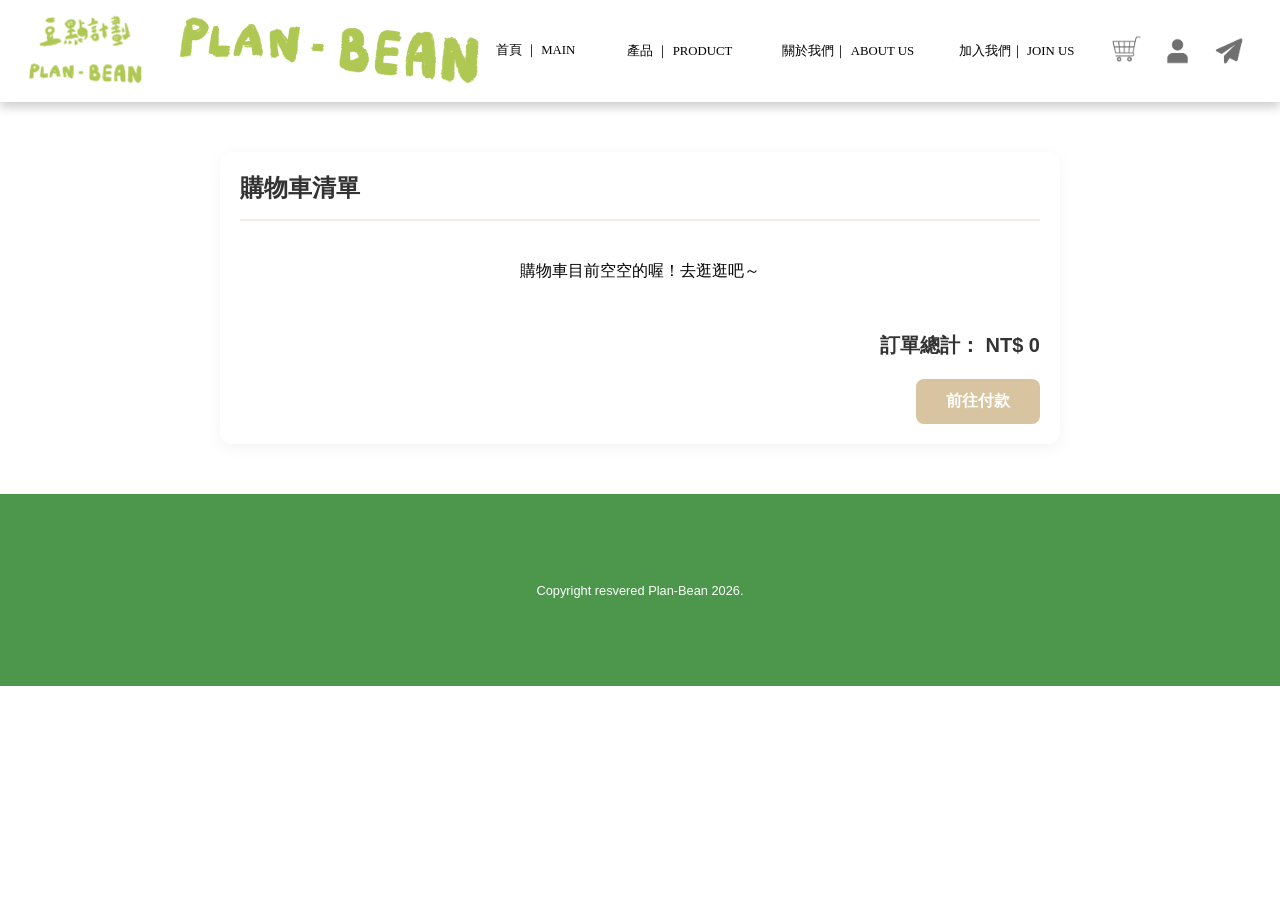
<file: cart.html>
<!DOCTYPE html>
<html>
    <head>
        <meta name="viewport" content="width=device-width, initial-scale=1.0"> 
        <meta charset="utf-8" >
          <link rel="icon" href="logo/favicon.png">
          <meta name="keywords" content="">
          <meta name="description" content="">
          <link rel="stylesheet" type="text/css" href="cart.css">
          <title>Plan Bean 豆點計畫 </title>
    </head>    
    <body>
        
       <header class="header" >
        <a href="index.html" style="text-decoration: none;" class="logo">
             <img src="logo/plant bean for AI02.png">
        </a>
        <div class="btn">
            <img src="photo/plant bean for AI02.png" class="headerimg">
            <a href="index.html" style="text-decoration: none;" class="listbtn" id="main-btn">
                首<div class="wordspace"></div>頁 ｜ MAIN
            </a>
            <a href="product.html" style="text-decoration: none;" class="listbtng" id="main-btng">
                產<div class="wordspace"></div>品 ｜ PRODUCT
            </a>
             <a href="aboutus.html" style="text-decoration: none;" class="listbtng" id="main-btng">
                關<div class="wordspace"></div>於<div class="wordspace"></div>我<div class="wordspace"></div>們｜ ABOUT US
            </a>
            <a href="joinus.html" style="text-decoration: none;" class="listbtng" id="main-btngg">
                加<div class="wordspace"></div>入<div class="wordspace"></div>我<div class="wordspace"></div>們｜ JOIN US
            </a>
            
            <div class="listicon">
                <a href="cart.html">
                <img style="width: 100%;cursor: pointer;" src="header icon/17.png" onmouseover="headera(this)" onmouseout="headeraa(this)" id="hda">
                </a>
            </div>
            <div class="listicon">
                <img style="width: 100%;cursor: pointer;" src="header icon/18.png" onmouseover="headerb(this)" onmouseout="headerbb(this)" id="hdb">
            </div>
            <div class="listicon">
                <img style="width: 100%;cursor: pointer;" src="header icon/19.png" onmouseover="headerc(this)" onmouseout="headercc(this)" id="hdc">
            </div>
        </div>
  
        </header>


        <main >
            <div style="height: 8vw;"></div>
            
            

            <div class="checkout-container">
  <h2 class="checkout-title">購物車清單</h2>

  <div class="cart-items-list">
    
    <div class="cart-item">
  <img src="photo/香塊.png" alt="去味咖啡塊" class="item-img">
  
  <div class="item-info">
    <h4 class="item-name">去味咖啡塊</h4>
    <p class="item-price" data-price="130">單價：NT$ 130</p>
  </div>
  
  <div class="item-quantity">
    <button class="qty-btn minus-btn">−</button>
    <input type="number" class="qty-input" value="1" min="1">
    <button class="qty-btn plus-btn">+</button>
  </div>
  
  <div class="item-subtotal">NT$ 130</div>
  
  <button class="remove-btn" aria-label="移除商品">✖</button>
</div>

    <div class="cart-item">
     
    </div>

  </div>

  <div class="cart-summary">
    <div class="total-row">
      <span>訂單總計：</span>
      <span class="grand-total" id="grandTotal">NT$ </span>
    </div>
    <button class="checkout-submit-btn">前往付款</button>
  </div>
</div>
            




           
            
           
            
        </main>
        <footer class="footer">
           
            <div class="footerword">Copyright resvered Plan-Bean 2026.</div>
        </footer>
        <script>






// 在結帳頁面的 JS
const cartList = document.querySelector('.cart-items-list');
const grandTotalDisplay = document.getElementById('grandTotal');

// 核心功能一：印出購物車清單
function renderCart() {
  // 1. 讀取記憶
  let cart = JSON.parse(localStorage.getItem('dotPlanCart')) || [];
  
  // 2. 清空畫面原本的內容
  cartList.innerHTML = '';

  // 3. 如果購物車是空的
  if (cart.length === 0) {
    cartList.innerHTML = '<p style="text-align:center; padding: 20px;">購物車目前空空的喔！去逛逛吧～</p>';
    grandTotalDisplay.textContent = 'NT$ 0';
    return;
  }

  // 4. 依照記憶中的資料，一條一條印出 HTML
  cart.forEach((item, index) => {
    const html = `
      <div class="cart-item" data-index="${index}">
        <img src="${item.image}" alt="${item.name}" class="item-img">
        <div class="item-info">
          <h4 class="item-name">${item.name}</h4>
          <p class="item-price" data-price="${item.price}">單價：NT$ ${item.price}</p>
        </div>
        <div class="item-quantity">
          <button class="qty-btn minus-btn">−</button>
          <input type="number" class="qty-input" value="${item.quantity}" min="1">
          <button class="qty-btn plus-btn">+</button>
        </div>
        <div class="item-subtotal">NT$ ${item.price * item.quantity}</div>
        <button class="remove-btn" aria-label="移除商品">✖</button>
      </div>
    `;
    // 把這段 HTML 塞進清單容器裡
    cartList.insertAdjacentHTML('beforeend', html);
  });

  // 印完之後計算總金額
  updateCartTotal();
}

// 核心功能二：計算總金額 (維持原本的邏輯即可)
function updateCartTotal() {
  const cartItems = document.querySelectorAll('.cart-item');
  let total = 0;
  cartItems.forEach(item => {
    const price = parseFloat(item.querySelector('.item-price').dataset.price);
    const quantity = parseInt(item.querySelector('.qty-input').value);
    item.querySelector('.item-subtotal').textContent = `NT$ ${price * quantity}`;
    total += (price * quantity);
  });
  grandTotalDisplay.textContent = `NT$ ${total}`;
}

// 核心功能三：儲存結帳頁面的數量變更回 localStorage
function saveCartState() {
  const cartItems = document.querySelectorAll('.cart-item');
  let cart = JSON.parse(localStorage.getItem('dotPlanCart')) || [];
  
  cartItems.forEach(item => {
    const index = item.dataset.index; // 抓取是陣列中的第幾個
    const quantity = parseInt(item.querySelector('.qty-input').value);
    if(cart[index]) {
      cart[index].quantity = quantity; // 更新陣列中的數量
    }
  });
  
  localStorage.setItem('dotPlanCart', JSON.stringify(cart));
}

// 綁定事件 (加減數量與刪除)
cartList.addEventListener('click', function(event) {
  const target = event.target;
  const cartItem = target.closest('.cart-item'); 
  if (!cartItem) return;

  const qtyInput = cartItem.querySelector('.qty-input');
  let currentQty = parseInt(qtyInput.value);

  if (target.classList.contains('plus-btn')) {
    qtyInput.value = currentQty + 1;
    updateCartTotal();
    saveCartState(); // 記得存檔
  }

  if (target.classList.contains('minus-btn')) {
    if (currentQty > 1) {
      qtyInput.value = currentQty - 1;
      updateCartTotal();
      saveCartState(); // 記得存檔
    }
  }

  if (target.classList.contains('remove-btn')) {
    // 從陣列中刪除該項目
    let cart = JSON.parse(localStorage.getItem('dotPlanCart')) || [];
    const index = cartItem.dataset.index;
    cart.splice(index, 1); // 刪除一筆資料
    localStorage.setItem('dotPlanCart', JSON.stringify(cart));
    
    // 重新印出畫面
    renderCart(); 
  }
});

// 網頁載入時，執行第一次印出清單
renderCart();




























            /*header icon*/
function headera(){
    document.getElementById("hda").src="header icon/17-1.png"
}
function headeraa(){
    document.getElementById("hda").src="header icon/17.png"
}
function headerb(){
    document.getElementById("hdb").src="header icon/18-1.png"
}
function headerbb(){
    document.getElementById("hdb").src="header icon/18.png"
}
function headerc(){
    document.getElementById("hdc").src="header icon/19-1.png"
}
function headercc(){
    document.getElementById("hdc").src="header icon/19.png"
}






 
/*footer icon*/
function footera(){
    document.getElementById("bta").src="footer icon/01.png"
}
function footeraa(){
    document.getElementById("bta").src="footer icon/01-1.png"
}
function footerb(){
    document.getElementById("btb").src="footer icon/02.jpg"
}
function footerbb(){
    document.getElementById("btb").src="footer icon/02-1.png"
}
function footerc(){
    document.getElementById("btc").src="footer icon/03.png"
}
function footercc(){
    document.getElementById("btc").src="footer icon/03-1.png"
}
function footerd(){
    document.getElementById("btd").src="footer icon/04.png"
}
function footerdd(){
    document.getElementById("btd").src="footer icon/04-1.png"
}
function footere(){
    document.getElementById("bte").src="footer icon/05.png"
}
function footeree(){
    document.getElementById("bte").src="footer icon/05-1.png"
}
function footerf(){
    document.getElementById("btf").src="footer icon/06.png"
}
function footerff(){
    document.getElementById("btf").src="footer icon/06-1.png"
}
function footerg(){
    document.getElementById("btg").src="footer icon/07.png"
}
function footergg(){
    document.getElementById("btg").src="footer icon/07-1.png"
}
function footerh(){
    document.getElementById("bth").src="footer icon/08.png"
}
function footerhh(){
    document.getElementById("bth").src="footer icon/08-1.png"
}

            
        </script>
    </body>
</html>
</file>
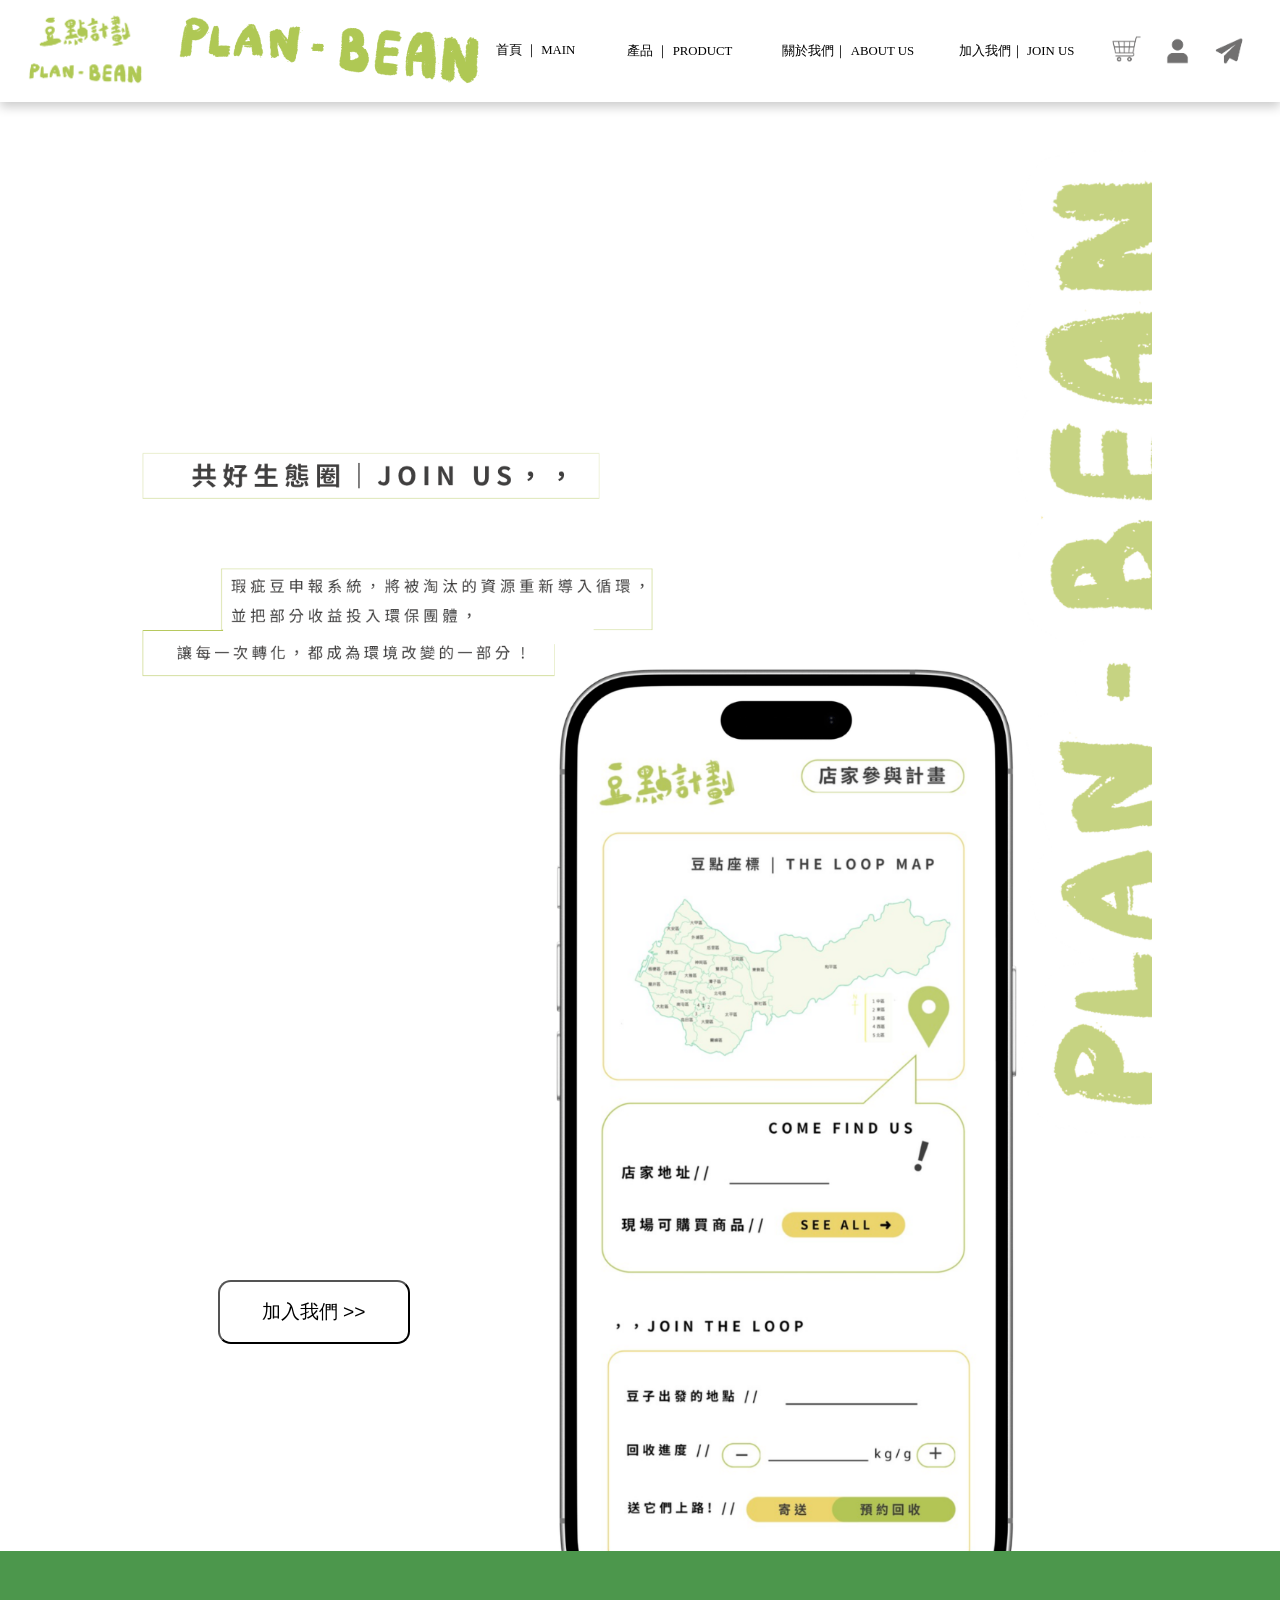
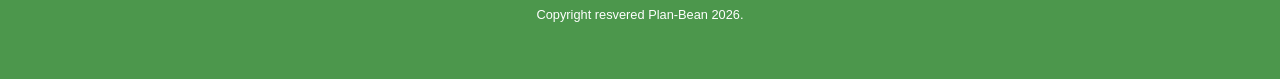
<file: joinus.html>
<!DOCTYPE html>
<html>
    <head>
        <meta name="viewport" content="width=device-width, initial-scale=1.0"> 
        <meta charset="utf-8" >
          <link rel="icon" href="logo/favicon.png">
          <meta name="keywords" content="">
          <meta name="description" content="">
          <link rel="stylesheet" type="text/css" href="joinus.css">
          <title>Plan Bean 豆點計畫 </title>
    </head>    
    <body>
        
       <header class="header" >
        <a href="index.html" style="text-decoration: none;" class="logo">
             <img src="logo/plant bean for AI02.png">
        </a>
        <div class="btn">
            <img src="photo/plant bean for AI02.png" class="headerimg">
            <a href="index.html" style="text-decoration: none;" class="listbtn" id="main-btn">
                首<div class="wordspace"></div>頁 ｜ MAIN
            </a>
            <a href="product.html" style="text-decoration: none;" class="listbtng" id="main-btng">
                產<div class="wordspace"></div>品 ｜ PRODUCT
            </a>
             <a href="aboutus.html" style="text-decoration: none;" class="listbtng" id="main-btng">
                關<div class="wordspace"></div>於<div class="wordspace"></div>我<div class="wordspace"></div>們｜ ABOUT US
            </a>
            <a href="joinus.html" style="text-decoration: none;" class="listbtng" id="main-btngg">
                加<div class="wordspace"></div>入<div class="wordspace"></div>我<div class="wordspace"></div>們｜ JOIN US
            </a>
            
            <div class="listicon">
                <a href="cart.html">
                <img style="width: 100%;cursor: pointer;" src="header icon/17.png" onmouseover="headera(this)" onmouseout="headeraa(this)" id="hda">
                </a>
            </div>
            <div class="listicon">
                <img style="width: 100%;cursor: pointer;" src="header icon/18.png" onmouseover="headerb(this)" onmouseout="headerbb(this)" id="hdb">
            </div>
            <div class="listicon">
                <img style="width: 100%;cursor: pointer;" src="header icon/19.png" onmouseover="headerc(this)" onmouseout="headercc(this)" id="hdc">
            </div>
        </div>
  
        </header>


        <main >
            <div style="height: 8vw;"></div>
            
            
            <div class="phone">
                <img src="photo/共好生態圈｜JOIN US，，.png">
            </div>

            <button class="joinusbtn">
                加入我們 >>
            </button>

            
            




           
            
           
            
        </main>
        <footer class="footer">
            
            <div class="footerword">Copyright resvered Plan-Bean 2026.</div>
        </footer>
        <script>






// 在結帳頁面的 JS
const cartList = document.querySelector('.cart-items-list');
const grandTotalDisplay = document.getElementById('grandTotal');

// 核心功能一：印出購物車清單
function renderCart() {
  // 1. 讀取記憶
  let cart = JSON.parse(localStorage.getItem('dotPlanCart')) || [];
  
  // 2. 清空畫面原本的內容
  cartList.innerHTML = '';

  // 3. 如果購物車是空的
  if (cart.length === 0) {
    cartList.innerHTML = '<p style="text-align:center; padding: 20px;">購物車目前空空的喔！去逛逛吧～</p>';
    grandTotalDisplay.textContent = 'NT$ 0';
    return;
  }

  // 4. 依照記憶中的資料，一條一條印出 HTML
  cart.forEach((item, index) => {
    const html = `
      <div class="cart-item" data-index="${index}">
        <img src="${item.image}" alt="${item.name}" class="item-img">
        <div class="item-info">
          <h4 class="item-name">${item.name}</h4>
          <p class="item-price" data-price="${item.price}">單價：NT$ ${item.price}</p>
        </div>
        <div class="item-quantity">
          <button class="qty-btn minus-btn">−</button>
          <input type="number" class="qty-input" value="${item.quantity}" min="1">
          <button class="qty-btn plus-btn">+</button>
        </div>
        <div class="item-subtotal">NT$ ${item.price * item.quantity}</div>
        <button class="remove-btn" aria-label="移除商品">✖</button>
      </div>
    `;
    // 把這段 HTML 塞進清單容器裡
    cartList.insertAdjacentHTML('beforeend', html);
  });

  // 印完之後計算總金額
  updateCartTotal();
}

// 核心功能二：計算總金額 (維持原本的邏輯即可)
function updateCartTotal() {
  const cartItems = document.querySelectorAll('.cart-item');
  let total = 0;
  cartItems.forEach(item => {
    const price = parseFloat(item.querySelector('.item-price').dataset.price);
    const quantity = parseInt(item.querySelector('.qty-input').value);
    item.querySelector('.item-subtotal').textContent = `NT$ ${price * quantity}`;
    total += (price * quantity);
  });
  grandTotalDisplay.textContent = `NT$ ${total}`;
}

// 核心功能三：儲存結帳頁面的數量變更回 localStorage
function saveCartState() {
  const cartItems = document.querySelectorAll('.cart-item');
  let cart = JSON.parse(localStorage.getItem('dotPlanCart')) || [];
  
  cartItems.forEach(item => {
    const index = item.dataset.index; // 抓取是陣列中的第幾個
    const quantity = parseInt(item.querySelector('.qty-input').value);
    if(cart[index]) {
      cart[index].quantity = quantity; // 更新陣列中的數量
    }
  });
  
  localStorage.setItem('dotPlanCart', JSON.stringify(cart));
}

// 綁定事件 (加減數量與刪除)
cartList.addEventListener('click', function(event) {
  const target = event.target;
  const cartItem = target.closest('.cart-item'); 
  if (!cartItem) return;

  const qtyInput = cartItem.querySelector('.qty-input');
  let currentQty = parseInt(qtyInput.value);

  if (target.classList.contains('plus-btn')) {
    qtyInput.value = currentQty + 1;
    updateCartTotal();
    saveCartState(); // 記得存檔
  }

  if (target.classList.contains('minus-btn')) {
    if (currentQty > 1) {
      qtyInput.value = currentQty - 1;
      updateCartTotal();
      saveCartState(); // 記得存檔
    }
  }

  if (target.classList.contains('remove-btn')) {
    // 從陣列中刪除該項目
    let cart = JSON.parse(localStorage.getItem('dotPlanCart')) || [];
    const index = cartItem.dataset.index;
    cart.splice(index, 1); // 刪除一筆資料
    localStorage.setItem('dotPlanCart', JSON.stringify(cart));
    
    // 重新印出畫面
    renderCart(); 
  }
});

// 網頁載入時，執行第一次印出清單
renderCart();




























            /*header icon*/
function headera(){
    document.getElementById("hda").src="header icon/17-1.png"
}
function headeraa(){
    document.getElementById("hda").src="header icon/17.png"
}
function headerb(){
    document.getElementById("hdb").src="header icon/18-1.png"
}
function headerbb(){
    document.getElementById("hdb").src="header icon/18.png"
}
function headerc(){
    document.getElementById("hdc").src="header icon/19-1.png"
}
function headercc(){
    document.getElementById("hdc").src="header icon/19.png"
}






 
/*footer icon*/
function footera(){
    document.getElementById("bta").src="footer icon/01.png"
}
function footeraa(){
    document.getElementById("bta").src="footer icon/01-1.png"
}
function footerb(){
    document.getElementById("btb").src="footer icon/02.jpg"
}
function footerbb(){
    document.getElementById("btb").src="footer icon/02-1.png"
}
function footerc(){
    document.getElementById("btc").src="footer icon/03.png"
}
function footercc(){
    document.getElementById("btc").src="footer icon/03-1.png"
}
function footerd(){
    document.getElementById("btd").src="footer icon/04.png"
}
function footerdd(){
    document.getElementById("btd").src="footer icon/04-1.png"
}
function footere(){
    document.getElementById("bte").src="footer icon/05.png"
}
function footeree(){
    document.getElementById("bte").src="footer icon/05-1.png"
}
function footerf(){
    document.getElementById("btf").src="footer icon/06.png"
}
function footerff(){
    document.getElementById("btf").src="footer icon/06-1.png"
}
function footerg(){
    document.getElementById("btg").src="footer icon/07.png"
}
function footergg(){
    document.getElementById("btg").src="footer icon/07-1.png"
}
function footerh(){
    document.getElementById("bth").src="footer icon/08.png"
}
function footerhh(){
    document.getElementById("bth").src="footer icon/08-1.png"
}

            
        </script>
    </body>
</html>
</file>
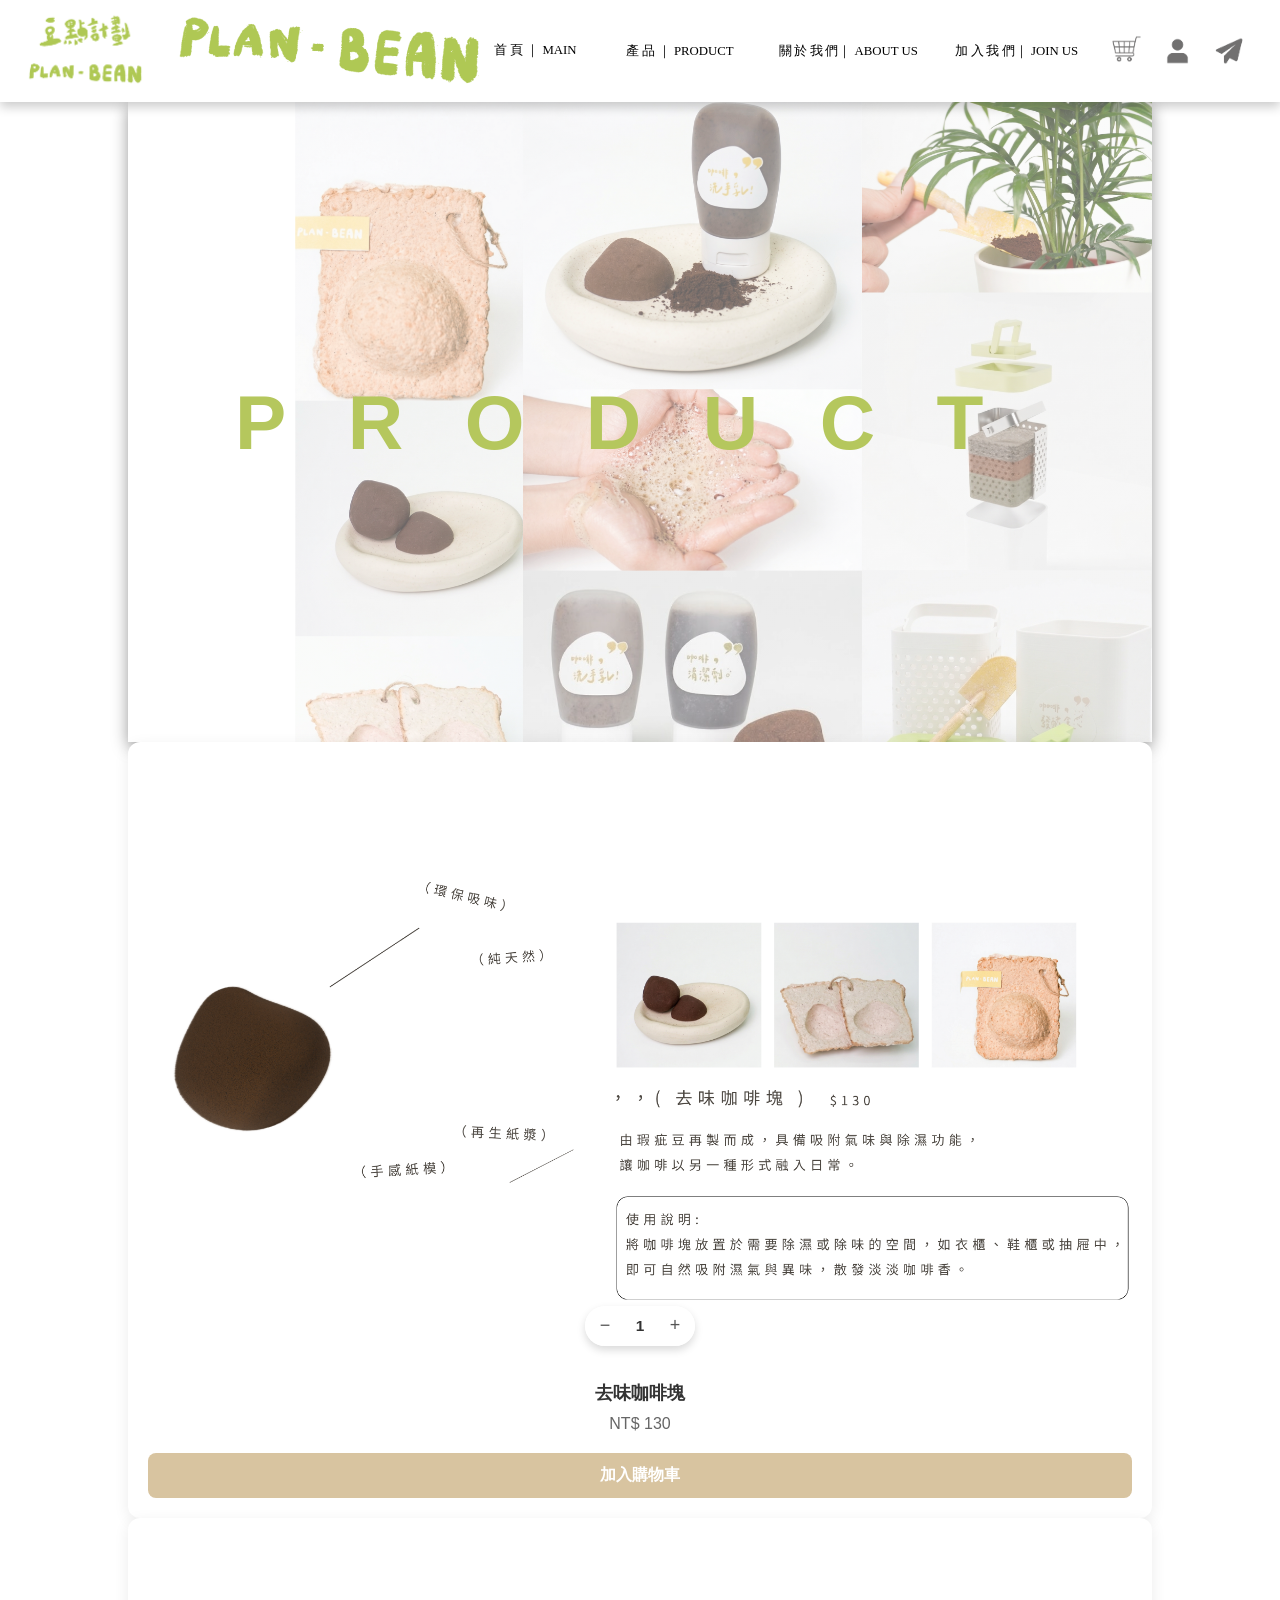
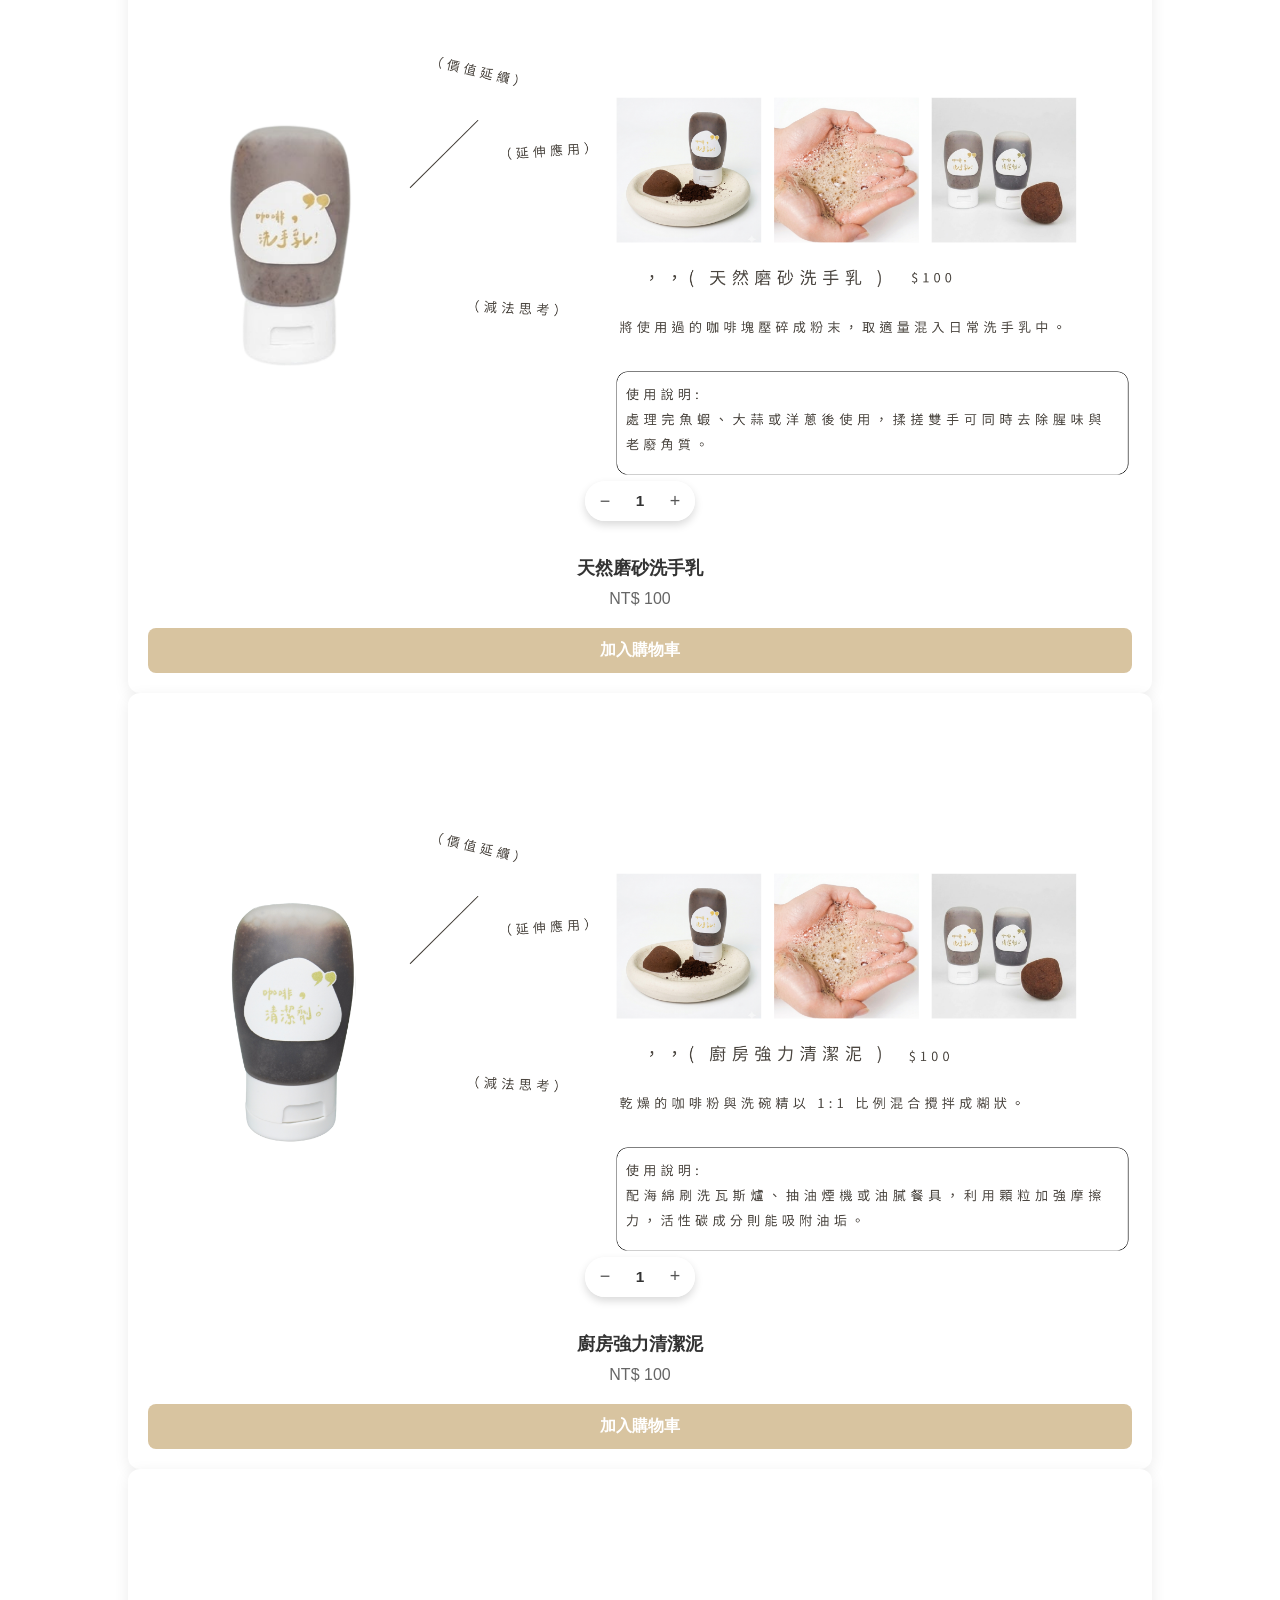
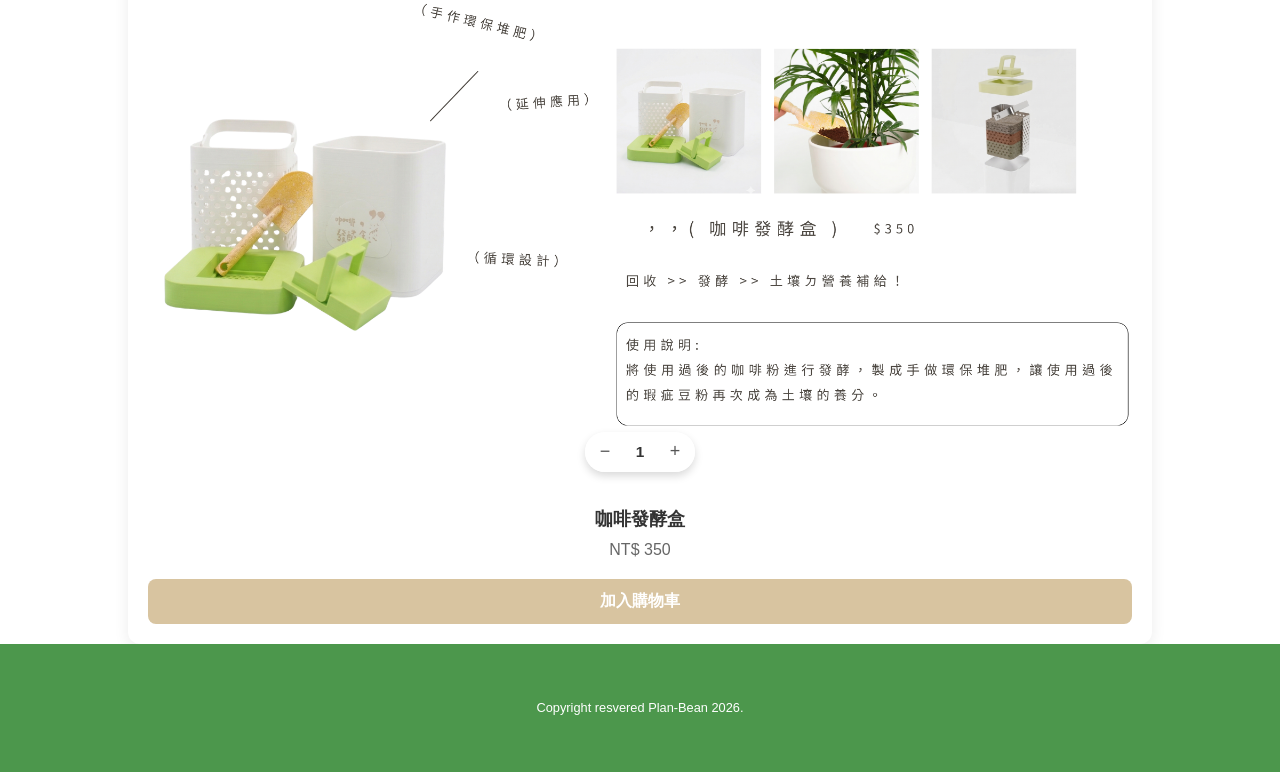
<file: product.html>
<!DOCTYPE html>
<html>
    <head>
        <meta name="viewport" content="width=device-width, initial-scale=1.0"> 
        <meta charset="utf-8" >
          <link rel="icon" href="logo/favicon.png">
          <meta name="keywords" content="">
          <meta name="description" content="">
          <link rel="stylesheet" type="text/css" href="product.css">
          <title>Plan Bean 豆點計畫 </title>
    </head>    
    <body>
        
       <header class="header" >
        <a href="index.html" style="text-decoration: none;" class="logo">
             <img src="logo/plant bean for AI02.png">
        </a>
        <div class="btn">
            <img src="photo/plant bean for AI02.png" class="headerimg">
            <a href="index.html" style="text-decoration: none;" class="listbtn" id="main-btn">
                首<div class="wordspace"></div>頁 ｜ MAIN
            </a>
            <a href="product.html" style="text-decoration: none;" class="listbtng" id="main-btng">
                產<div class="wordspace"></div>品 ｜ PRODUCT
            </a>
             <a href="aboutus.html" style="text-decoration: none;" class="listbtng" id="main-btng">
                關<div class="wordspace"></div>於<div class="wordspace"></div>我<div class="wordspace"></div>們｜ ABOUT US
            </a>
            <a href="joinus.html" style="text-decoration: none;" class="listbtng" id="main-btngg">
                加<div class="wordspace"></div>入<div class="wordspace"></div>我<div class="wordspace"></div>們｜ JOIN US
            </a>
           
            <div class="listicon">
                <a href="cart.html">
                <img style="width: 100%;cursor: pointer;" src="header icon/17.png" onmouseover="headera(this)" onmouseout="headeraa(this)" id="hda">
                </a>
            </div>
            <div class="listicon">
                <img style="width: 100%;cursor: pointer;" src="header icon/18.png" onmouseover="headerb(this)" onmouseout="headerbb(this)" id="hdb">
            </div>
            <div class="listicon">
                <img style="width: 100%;cursor: pointer;" src="header icon/19.png" onmouseover="headerc(this)" onmouseout="headercc(this)" id="hdc">
            </div>
        </div>
  
        </header>


        <main >
            <div style="height: 8vw;"></div>
            <div class="hero">
                <div class="productword">PRODUCT</div>

            </div>
            
            
           


            <div class="product-card" data-id="block-01" data-name="去味咖啡塊" data-price="130" data-image="product/a.png">
            
                <div class="product-image-container">
                    <img src="product/1.png" alt="去味咖啡塊" class="product-img">
                    <div class="quantity-overlay">
                    <button class="qty-btn minus-btn">−</button>
                    <input type="number" class="qty-input" value="1" min="1">
                    <button class="qty-btn plus-btn">+</button>
                    </div>
                </div>

                <div class="product-info">
                    <h3 class="product-title">去味咖啡塊</h3>
                    <p class="product-price">NT$ 130</p>
                    <button class="add-to-cart-btn">加入購物車</button>
                </div>
            </div>


            <div class="product-card" data-id="cup-02" data-name="天然磨砂洗手乳" data-price="100" data-image="product/b.png">
            <div class="product-image-container">
                <img src="product/2.png" alt="天然磨砂洗手乳" class="product-img">
                
                <div class="quantity-overlay">
                <button class="qty-btn minus-btn">−</button>
                <input type="number" class="qty-input" value="1" min="1">
                <button class="qty-btn plus-btn">+</button>
                </div>
            </div>
            <div class="product-info">
                <h3 class="product-title">天然磨砂洗手乳</h3>
                <p class="product-price">NT$ 100</p>
                <button class="add-to-cart-btn">加入購物車</button>
            </div>
            </div>


            <div class="product-card" data-id="tree-02" data-name="廚房強力清潔泥" data-price="100" data-image="product/c.png">
            <div class="product-image-container">
                <img src="product/3.png" alt="廚房強力清潔泥" class="product-img">
                
                <div class="quantity-overlay">
                <button class="qty-btn minus-btn">−</button>
                <input type="number" class="qty-input" value="1" min="1">
                <button class="qty-btn plus-btn">+</button>
                </div>
            </div>
            <div class="product-info">
                <h3 class="product-title">廚房強力清潔泥</h3>
                <p class="product-price">NT$ 100</p>
                <button class="add-to-cart-btn">加入購物車</button>
            </div>
            </div>


            <div class="product-card" data-id="mug-02" data-name="咖啡發酵盒" data-price="350" data-image="product/d.png">
            <div class="product-image-container">
                <img src="product/4.png" alt="咖啡發酵盒" class="product-img">
                
                <div class="quantity-overlay">
                <button class="qty-btn minus-btn">−</button>
                <input type="number" class="qty-input" value="1" min="1">
                <button class="qty-btn plus-btn">+</button>
                </div>
            </div>
            <div class="product-info">
                <h3 class="product-title">咖啡發酵盒</h3>
                <p class="product-price">NT$ 350</p>
                <button class="add-to-cart-btn">加入購物車</button>
            </div>
            </div>




           
            
           
            
        </main>
        <footer class="footer">
            
            <div class="footerword">Copyright resvered Plan-Bean 2026.</div>
        </footer>
        <script>



// 取得所有的按鈕和輸入框
// 1. 選取畫面上所有的商品卡片
const productCards = document.querySelectorAll('.product-card');

// 2. 針對每一個商品卡片，分別設定它們專屬的數量按鈕功能
productCards.forEach(card => {
  // 注意：這裡是用 card.querySelector，只在「當前這個卡片」裡面找元素
  const minusBtn = card.querySelector('.minus-btn');
  const plusBtn = card.querySelector('.plus-btn');
  const qtyInput = card.querySelector('.qty-input');

  // 點擊「減少」按鈕
  minusBtn.addEventListener('click', () => {
    let currentValue = parseInt(qtyInput.value);
    // 確保數量不會小於 1
    if (currentValue > 1) {
      qtyInput.value = currentValue - 1;
    }
  });

  // 點擊「增加」按鈕
  plusBtn.addEventListener('click', () => {
    let currentValue = parseInt(qtyInput.value);
    // 可以設定一個最大值，例如最多買 99 個
    if (currentValue < 99) {
      qtyInput.value = currentValue + 1;
    }
  });

  // 防呆：防止使用者手動輸入負數或非數字
  qtyInput.addEventListener('change', () => {
    let currentValue = parseInt(qtyInput.value);
    if (isNaN(currentValue) || currentValue < 1) {
      qtyInput.value = 1; // 如果亂輸入，就強制恢復為 1
    }
  });
});


// 在商品頁的 JS
const addToCartBtns = document.querySelectorAll('.add-to-cart-btn');

addToCartBtns.forEach(btn => {
  btn.addEventListener('click', (e) => {
    // 1. 抓取被點擊的那個商品卡片
    const card = e.target.closest('.product-card');
    
    // 2. 收集商品資訊
    const product = {
      id: card.dataset.id,
      name: card.dataset.name,
      price: parseInt(card.dataset.price),
      image: card.dataset.image,
      quantity: parseInt(card.querySelector('.qty-input').value)
    };

    // 3. 從瀏覽器記憶中拿出舊的購物車清單 (如果是空的就建立空陣列 [])
    let cart = JSON.parse(localStorage.getItem('dotPlanCart')) || [];

    // 4. 檢查購物車裡是不是已經有這個商品了？
    const existingItem = cart.find(item => item.id === product.id);
    
    if (existingItem) {
      existingItem.quantity += product.quantity; // 有的話，數量累加
    } else {
      cart.push(product); // 沒有的話，新增進去
    }

    // 5. 將更新後的購物車清單，存回瀏覽器記憶中
    localStorage.setItem('dotPlanCart', JSON.stringify(cart));

    // (選擇性) 這裡可以加上你之前寫好的「打開購物車側邊欄」的程式碼
    alert(`已將 ${product.quantity} 個 ${product.name} 加入購物車！`);
  });
});















            /*header icon*/
function headera(){
    document.getElementById("hda").src="header icon/17-1.png"
}
function headeraa(){
    document.getElementById("hda").src="header icon/17.png"
}
function headerb(){
    document.getElementById("hdb").src="header icon/18-1.png"
}
function headerbb(){
    document.getElementById("hdb").src="header icon/18.png"
}
function headerc(){
    document.getElementById("hdc").src="header icon/19-1.png"
}
function headercc(){
    document.getElementById("hdc").src="header icon/19.png"
}






 
/*footer icon*/
function footera(){
    document.getElementById("bta").src="footer icon/01.png"
}
function footeraa(){
    document.getElementById("bta").src="footer icon/01-1.png"
}
function footerb(){
    document.getElementById("btb").src="footer icon/02.jpg"
}
function footerbb(){
    document.getElementById("btb").src="footer icon/02-1.png"
}
function footerc(){
    document.getElementById("btc").src="footer icon/03.png"
}
function footercc(){
    document.getElementById("btc").src="footer icon/03-1.png"
}
function footerd(){
    document.getElementById("btd").src="footer icon/04.png"
}
function footerdd(){
    document.getElementById("btd").src="footer icon/04-1.png"
}
function footere(){
    document.getElementById("bte").src="footer icon/05.png"
}
function footeree(){
    document.getElementById("bte").src="footer icon/05-1.png"
}
function footerf(){
    document.getElementById("btf").src="footer icon/06.png"
}
function footerff(){
    document.getElementById("btf").src="footer icon/06-1.png"
}
function footerg(){
    document.getElementById("btg").src="footer icon/07.png"
}
function footergg(){
    document.getElementById("btg").src="footer icon/07-1.png"
}
function footerh(){
    document.getElementById("bth").src="footer icon/08.png"
}
function footerhh(){
    document.getElementById("bth").src="footer icon/08-1.png"
}

            
        </script>
    </body>
</html>
</file>
<file: plan bean.css>
*{
    margin: 0;
    padding: 0;
}
.fade-in {
    opacity: 0;
    transform: translateY(10vw);
    transition: opacity 0.6s ease-out, transform 0.6s ease-out;
  }
  
  .fade-in.visible {
    opacity: 1;
    transform: translateY(0);
  }
  
  .content-block {
    background: #ffffff;
    border-radius: 8px;
  }



.topspace{
    height:8vw ;
}
 

 .logo{
  width: 100%;
  height: 100%;
  display: flex;
 }
 .logo img{
  height: 100%;
  margin: 0 0 0 1vw;
 }



  .header {
    height: 8vw;
    width: 100%;
  position: fixed;
  display: flex;
  background-color: white;
  justify-content: space-between;
  align-items: center;
  transition: all 0.4s ease-in-out;
  z-index: 1000;
  box-shadow: 0px 5px 10px 0px rgba(0, 0, 0, 0.2);
}
.headerimg{
  width: 25vw;
  rotate: 3deg;
  position: absolute;
  left: 13.5vw;
  top: 1vw;
  overflow: hidden;
}



.hero {
  height: 47.5vw; 
  width: 90%;
  margin-left: 5%;
  background:linear-gradient(
    rgba(0, 0, 0, 0.0), 
    rgba(0, 0, 0, 0.0)
  ), url('photo/ESG永續發展 .png');
  background-size: 100% ; 
  background-repeat: no-repeat;
  display: flex;
  flex-direction: column;
  justify-content: center;
  align-items: center;
}

.btn{
  display: flex;
  margin-right: 2vw;
}

.listbtn{
  width: 8vw;
  height: 3vw;
  display: flex;
  justify-content: center;
  align-items: center;
  color: rgb(0, 0, 0);
  font-size: 1vw;
  margin: 1vw 0.7vw 1vw 0.7vw;
  cursor: pointer;
  transition: all 0.4s ease-in-out;
  z-index: 100;
 
}
.listbtn:hover{
  background-color: #000000;
  color: rgb(255, 255, 255);
}




.listbtng{
  width: 11vw;
  height: 3vw;
  color: rgb(0, 0, 0);
  font-size:1vw ;
  margin: 1vw ;
  display: flex;
  justify-content: center;
  align-items: center;
  cursor: pointer;
  transition: all 0.4s ease-in-out;
  font-family:Georgia, 'Times New Roman', Times, serif;
  border-color: rgba(0, 0, 0, 0);
  border-style: solid;
  border-width: 0.1vw;
}
.listbtng:hover{
  background-color: #000000;
  color: rgb(255, 255, 255);
}


.listicon{
  width: 4vw;
  display: flex;
  justify-content: center;
  align-items: center;
 
}


.wordspace{
  width: 0.2vw;
}





/*北屯區*/
.beitun{
  position: absolute;
  top: 58.2vw;
  left: 26.5vw;
  width:22vw ;
  fill:rgb(255, 255, 255);
  transition: all 0.4s ease-in-out;
  filter: drop-shadow(5px 8px 16px rgba(0, 0, 0, 0.3));
  }
  .beitun:hover{
    fill: black;
  }
 

  .beitunword{
    font-size: 1vw;
    fill: #000000 !important;
  transition: all 0.4s ease-in-out;

  }
  .beitunword:hover{
    font-size: 1.2vw;
     fill: #ffffff;
  }
  

  /*西屯區*/
.xitun{
  position: absolute;
  top: 59.8vw;
  left: 13.3vw;
  width:13.44vw ;
  fill:rgb(255, 255, 255);
  transition: all 0.4s ease-in-out;
  filter: drop-shadow(0px 8px 8px rgba(0, 0, 0, 0.3));
    
  }
  .xitun:hover{
    fill: black;
  }
  .xitunword{
    font-size: 1vw;
    fill:brown
  }

   /*南屯區*/
.nantun{
  position: absolute;
  top: 69vw;
  left: 11.85vw;
  width:12.7vw ;
  fill:rgb(255, 255, 255);
  transition: all 0.4s ease-in-out;
  filter: drop-shadow(-10px 8px 16px rgba(0, 0, 0, 0.3));
  }
  .nantun:hover{
    fill: black;
  }
  .nantunword{
    font-size: 1vw;
    fill:brown
  }

  /*北區*/
.bei{
  position: absolute;
  top: 66.6vw;
  left: 26.5vw;
  width:6.1vw ;
  fill:rgb(255, 255, 255);
  transition: all 0.4s ease-in-out;
  filter: drop-shadow(0px 8px 8px rgba(0, 0, 0, 0.3));
  }
  .bei:hover{
    fill: black;
  }
  .beiword{
    font-size: 5vw;
    fill:brown
  }

  /*西區*/
.xi{
  position: absolute;
  top: 70.8vw;
  left: 24.5vw;
  width:4.8vw ;
  fill:rgb(255, 255, 255);
  transition: all 0.4s ease-in-out;
  filter: drop-shadow(0px 8px 8px rgba(0, 0, 0, 0.3));
  }
  .xi:hover{
    fill: black;
  }
  .xiword{
    font-size: 5vw;
    fill:brown
  }

  /*中區*/
.mid{
  position: absolute;
  top: 72.5vw;
  left: 29vw;
  width:2vw ;
  fill:rgb(255, 255, 255);
  transition: all 0.4s ease-in-out;
  filter: drop-shadow(0px 8px 8px rgba(0, 0, 0, 0.3));
  }
  .mid:hover{
    fill: black;
  }
  .midword{
    font-size: 5vw;
    fill:brown
  }

   /*南區*/
.nan{
  position: absolute;
  top: 76.5vw;
  left: 23.5vw;
  width:6.1vw ;
  fill:rgb(255, 255, 255);
  transition: all 0.4s ease-in-out;
  filter: drop-shadow(0px 8px 8px rgba(0, 0, 0, 0.3));
  }
  .nan:hover{
    fill: black;
  }
  .nanword{
    font-size: 5vw;
    fill:brown
  }

  /*東區*/
.tun{
  position: absolute;
  top: 73vw;
  left: 31vw;
  width:4.5vw ;
  fill:rgb(255, 255, 255);
  transition: all 0.4s ease-in-out;
  filter: drop-shadow(0px 8px 8px rgba(0, 0, 0, 0.3));
  }
  .tun:hover{
    fill: black;
  }
  .tunword{
    font-size: 5vw;
    fill:brown
  }

  .second{
    width: 100%;
    height: 50vw;
    display: none;
  }

  .third{
    width: 100%;
    height: 110vw;
    background-color: #000000;
  }

  .note1{
    position: relative;
    width: 25vw;
    height: 30vw;
    left: 60vw;
    top: 6vw;
    z-index: 100;
    background-color: #ffffff;
    box-shadow: 0px 8px 16px 0px rgba(0,0,0,0.7);
  }

  .sticky-note {
  width: 20vw;
  height: 18vw;
  padding: 2vw;
  margin: 2vw;
  cursor: pointer;
  
  /* 便利貼經典黃色與漸層（模擬光線從左上來） */
  background: #fefabc;
  background: linear-gradient(135deg, #fefabc 0%, #fff782 100%);
  
  /* 文字樣式 */
  font-family: "Klee One", "Microsoft JhengHei", cursive; /* 建議使用手寫感字體 */
  color: #333;
  line-height: 1.5;
  
  /* 關鍵：讓便利貼看起來歪歪的更真實 */
  transform: rotate(-2deg);
  
  /* 陰影：讓紙張看起來浮在平面上 */
  box-shadow: 5px 5px 10px rgba(0, 0, 0, 0.1);
  
  /* 為了讓捲角效果能定位 */
  position: relative;
  left: 60vw;
  top: 6vw;
  transition: transform 0.3s ease;
  display: none;
}

/* 懸停效果：滑鼠移上去時，便利貼會稍微「回正」並浮起來 */
.sticky-note:hover {
  transform: rotate(0deg) scale(1.05);
  box-shadow: 10px 10px 15px rgba(0, 0, 0, 0.2);
}

:root {
  --brand-gold: #d8c4a0; /* 定義圖片中的淺金色 */
}

.project-bean-section {
  /* 1. 設定背景圖片 (使用產生的 image_2.png) */
  background-image: url('photo/background01.png');
  
  background-size: cover;
  
  background-position: left top;
  
  background-repeat: no-repeat;
  
  background-color: #f4f4f4; 
  
  width: 100%;
  min-height: 800px;
}

.note{
  width: 45vw;
  position: relative;
  left: 50vw;
  top: 4vw;
  opacity: 0;
  visibility: hidden;
  pointer-events: none;
  transition: all 0.4s ease-in-out;
}
.note img{
  width: 100%;
  
}

.note.active {
  opacity: 1;
  visibility: visible;
}

.note2{
  width: 45vw;
  position:absolute;
  left: 40vw;
  top: 55vw;
  opacity: 0;
  visibility: hidden;
  pointer-events: none;
  transition: all 0.4s ease-in-out;
}
.note2 img{
  width: 110%;
  
}

.note2.active {
  opacity: 1;
  visibility: visible;
}


.note3{
  width: 45vw;
  position: absolute;
  left: 32vw;
  top: 56vw;
  opacity: 0;
  visibility: hidden;
  pointer-events: none;
  transition: all 0.4s ease-in-out;
}
.note3 img{
  width: 130%;
  
}

.note3.active {
  opacity: 1;
  visibility: visible;
}







.cardbtn{
display: flex;
justify-content: center;
font-size: 1.2vw;
margin: 3vw;
}



.cardboss{
  display: block;
}
.card{
  display:flex ;
  align-items: center;
  justify-content: space-evenly;
  height: 40vw;
}

.flip-card-container {
  background-color: transparent;
  width: 20vw;  /* 設定卡片寬度 */
  height: 30vw; /* 設定卡片高度 */
  
  perspective: 1000px; 
  
  cursor: pointer; 
}

.flip-card-inner {
  position: relative;
  width: 100%;
  height: 100%;
  text-align: center;
  
  transition: transform 0.6s cubic-bezier(0.4, 0, 0.2, 1); 
  
  transform-style: preserve-3d; 
  
  box-shadow: 0 6px 12px 0px rgba(0,0,0,0.2);
  border-radius: 2vw;
}

.flip-card-container.is-flipped .flip-card-inner {
  transform: rotateY(180deg); 
}

.flip-card-front, .flip-card-back {
  position: absolute;
  width: 100%;
  height: 100%;
  
  -webkit-backface-visibility: hidden; /* 相容 Safari */
  backface-visibility: hidden;
  
  border-radius: 2vw;
  overflow: hidden; 
}

.flip-card-front img, .flip-card-back img {
  width: 100%;
  height: 100%;
  
  object-fit: cover; 
}

.flip-card-front {
  background-color: #f4ece4; 
  color: #333;
}

.flip-card-back {
  background-color: #d8c4a0; 
  color: white;
  
  transform: rotateY(180deg); 
}

/*card2*/
.flip-card-container2 {
  background-color: transparent;
  width: 20vw;  /* 設定卡片寬度 */
  height: 30vw; /* 設定卡片高度 */
  
  /* 關鍵屬性：定義 3D 空間的距離感，數值越小，透視感越強烈 */
  perspective: 1000px; 
  
  cursor: pointer; /* 讓游標變成手指，提示可點擊 */
}
.flip-card-container2.is-flipped .flip-card-inner {
  transform: rotateY(180deg); /* 沿 Y 軸翻轉 */
}

/*card3*/
.flip-card-container3 {
  background-color: transparent;
  width: 20vw;  
  height: 30vw; 
  perspective: 1000px; 
  
  cursor: pointer; 
}
.flip-card-container3.is-flipped .flip-card-inner {
  transform: rotateY(180deg); 
}






/*card4*/
.flip-card-container4 {
  background-color: transparent;
  width: 20vw;  
  height: 30vw; 
  perspective: 1000px; 
  
  cursor: pointer; 
}
.flip-card-container4.is-flipped .flip-card-inner {
  transform: rotateY(180deg); 
}

/*card5*/
.flip-card-container5 {
  background-color: transparent;
  width: 20vw;  
  height: 30vw; 
  perspective: 1000px; 
  
  cursor: pointer; 
}
.flip-card-container5.is-flipped .flip-card-inner {
  transform: rotateY(180deg); 
}

/*card6*/
.flip-card-container6 {
  background-color: transparent;
  width: 20vw;  
  height: 30vw; 
  perspective: 1000px; 
  
  cursor: pointer; 
}
.flip-card-container6.is-flipped .flip-card-inner {
  transform: rotateY(180deg); 
}





/*card7*/
.flip-card-container7 {
  background-color: transparent;
  width: 20vw;  
  height: 30vw; 
  perspective: 1000px; 
  
  cursor: pointer; 
}
.flip-card-container7.is-flipped .flip-card-inner {
  transform: rotateY(180deg); 
}

/*card8*/
.flip-card-container8 {
  background-color: transparent;
  width: 20vw;  
  height: 30vw; 
  perspective: 1000px; 
  
  cursor: pointer; 
}
.flip-card-container8.is-flipped .flip-card-inner {
  transform: rotateY(180deg); 
}

/*card9*/
.flip-card-container9 {
  background-color: transparent;
  width: 20vw;  
  height: 30vw; 
  perspective: 1000px; 
  
  cursor: pointer; 
}
.flip-card-container9.is-flipped .flip-card-inner {
  transform: rotateY(180deg); 
}










/* 外層容器 */
.drag-slider {
  display: flex;
  align-items: center;
  height: 32vw;
  gap: 3vw; /* 圖片之間的間距 */
  padding: 1vw;
  overflow-x: auto; /* 允許橫向捲動 */
  
  /* 游標樣式：提示使用者這可以「抓取」 */
  cursor: grab; 
  
  /* 隱藏原生捲軸，讓畫面更乾淨 */
  -ms-overflow-style: none;  /* IE 和 Edge */
  scrollbar-width: none;  /* Firefox */
}

/* 隱藏 Chrome, Safari 的原生捲軸 */
.drag-slider::-webkit-scrollbar {
  display: none; 
}

/* 當滑鼠點擊按住時，把游標變成「抓緊」的狀態 */
.drag-slider.active {
  cursor: grabbing;
}

/* 單個圖片卡片 */
.slide-item {
  /* 關鍵：0 0 auto 防止卡片被 Flexbox 自動壓縮 */
  flex: 0 0 auto; 
  width: 20vw;  /* 卡片寬度 */
  height: 30vw; /* 卡片高度 */
  border-radius: 12px;
  overflow: hidden;
  box-shadow: 0 4px 10px rgba(0,0,0,0.1);
}

.slide-item img {
  width: 100%;
  height: 100%;
  object-fit: cover;
  
  /* ⚠️ 重要防呆：防止瀏覽器預設的「拖曳圖片出現半透明殘影」干擾我們的 JS */
  pointer-events: none; 
}


.mainphoto{
  width: 100%;
  height: 240vw;
}

.mainphoto img{
  width: 80%;
  margin-top: 3vw;
  margin-left: 10%;
}













.footer{
  width: 100%;
  height: 10vw;
  background-color: #4c974c;
  display: flex;
  justify-content: center;
  align-items: center;
}
.footerdiv{
  display: flex;
  justify-content: center;
}
.footer img{
  width:fit-content ;
  justify-content: center;
  height: 8vw;
}

.footericon{
    height: 6vw;background-color: black;display: none;justify-content: center;margin-bottom: 2vw;
  }
  .footericondiv{
    width: 40%;display: flex;justify-content: space-evenly;height: 2vw;margin-top: 2vw;transition: all 0.5s;
  }
  .footericondiv img{
    height: 100%;
    border-radius: 50%;
    border-width: 0.1vw;
    border-style: solid;
    border-color: white;
    cursor: pointer;
  }
  
  .footericon img:hover{
    border: none;
  }

  .footerword{
    font-size: 1vw;
    font-family: Arial, Helvetica, sans-serif;
    text-align: center;
    color: white;
    font-weight: lighter;
  }
</file>
<file: aboutus.css>
*{
    margin: 0;
    padding: 0;
}
.fade-in {
    opacity: 0;
    transform: translateY(10vw);
    transition: opacity 0.6s ease-out, transform 0.6s ease-out;
  }
  
  .fade-in.visible {
    opacity: 1;
    transform: translateY(0);
  }
  
  .content-block {
    background: #ffffff;
    border-radius: 8px;
  }

  .topspace{
    height:8vw ;
}
   .logo{
    width: 100%;
  height: 100%;
  display: flex;
 }
 .logo img{
  height: 100%;
  margin: 0 0 0 1vw;
 }



 .header {
    height: 8vw;
    width: 100%;
  position: fixed;
  display: flex;
  background-color: white;
  justify-content: space-between;
  align-items: center;
  transition: all 0.4s ease-in-out;
  box-shadow: 0px 5px 10px 0px rgba(0, 0, 0, 0.2);
  z-index: 1000;
}
.headerimg{
  width: 25vw;
  rotate: 3deg;
  position: absolute;
  left: 13.5vw;
  top: 1vw;
  overflow: hidden;
}





.btn{
  display: flex;
  margin-right: 2vw;
}

.listbtn{
  width: 8vw;
  height: 3vw;
  display: flex;
  justify-content: center;
  align-items: center;
  
  color: rgb(0, 0, 0);
  font-size: 1vw;
  margin: 1vw 0.7vw 1vw 0.7vw;
  cursor: pointer;
  transition: all 0.4s ease-in-out;
  z-index: 100;
 
}
.listbtn:hover{
  background-color: #000000;
  color: rgb(255, 255, 255);
}




.listbtng{
  width: 11vw;
  height: 3vw;
  color: rgb(0, 0, 0);
  font-size:1vw ;
  margin: 1vw ;
  display: flex;
  justify-content: center;
  align-items: center;
  cursor: pointer;
  transition: all 0.4s ease-in-out;
  font-family:Georgia, 'Times New Roman', Times, serif;
  border-color: rgba(0, 0, 0, 0);
  border-style: solid;
  border-width: 0.1vw;
}
.listbtng:hover{
  background-color: #000000;
  color: rgb(255, 255, 255);
}


.listicon{
  width: 4vw;
  display: flex;
  justify-content: center;
  align-items: center;
}


.hero {
  height: 15vw; 
  width: 80%;
  margin-left: 10%;
  background:linear-gradient(
    rgba(255, 255, 255, 0.2), 
    rgba(255, 255, 255, 0.2)
  ), url('在地烘豆商 的複本/6.png');
  background-size: 100% ; 
  background-repeat: no-repeat;
  display: flex;
  justify-content: center;
  align-items: center;
  box-shadow: 0px 5px 15px 0px rgba(0, 0, 0, 0.4);
}


.productword{
    width: 90vw;
    text-align: center;
    font-size: 6vw;
    font-family: Verdana, Geneva, Tahoma, sans-serif;
    color:#b5c75d ;
    font-weight: bolder;
    letter-spacing: 0.8em;
}









.qa{
  display: block;
  height: 155vw;
}

.notebook-wrapper {
  position: relative;
  display: inline-block;
}

.click-hint {
  position: absolute;
  right: -35vw; /* 位置調整到圖片右側 */
  top: 37vw;
  transform: rotate(15deg); /* 歪歪的比較像手寫感 */
  color: #666;
  font-family: "Microsoft JhengHei", cursive; /* 建議換成你的手寫字體 */
  animation: float 2s ease-in-out infinite;
}

.click-hint .arrow {
  display: block;
  font-size: 2vw;
  margin-bottom: -5px;
}

@keyframes float {
  0%, 100% { transform: rotate(15deg) translateY(0); }
  50% { transform: rotate(15deg) translateY(-10px); }
}



.notebook-container {
  width: 40vw;
  height: 28vw;
  perspective: 1500px; /* 數值越小，立體透視感越強 */
  cursor: pointer;
  margin-left:30% ;
  margin-top: 8vw;
}

.notebook-paper {
  position: relative;
  width: 100%;
  height: 100%;
  transition: transform 0.8s cubic-bezier(0.4, 0, 0.2, 1);
  transform-style: preserve-3d;
  /* 設定旋轉支點在最上方 */
  transform-origin: top; 
  border-radius: 1vw;
}

.notebook-paper:hover{
  box-shadow: 0 6px 14px rgba(231, 255, 72, 0.7);
}

/* 當容器被加上 .flipped 時，向上翻轉 180 度 */
.notebook-container.flipped .notebook-paper {
  transform: rotateX(-180deg) translateY(-100%);
  /* translateY 是為了修正翻轉後位移，讓它看起來像在原地翻開 */
}

.paper-face {
  position: absolute;
  width: 100%;
  height: 100%;
  backface-visibility: hidden; /* 翻到背面時隱藏 */
  border-radius: 8px;
  overflow: hidden;
  box-shadow: 0 4px 10px rgba(0,0,0,0.2);
}

.paper-face img {
  width: 100%;
  height: 100%;
  object-fit: cover;
}

/* 背面圖片需要先預設翻轉 180 度，這樣翻過來才會是正的 */
.back {
  transform: rotateX(180deg);
  background: #eee;
}




.poster1{
    display: flex;
    justify-content: right;
    margin-top: 2vw;
    margin-bottom: 2vw;
    margin-right: 4vw;
}

.poster2{
    display: flex;
    justify-content: left;
    margin-top: 2vw;
    margin-bottom: 2vw;
    margin-left: 4vw;
}

.poster1 img{
    margin-left: 0.25vw;
    width: 20%;
    
}

.poster2 img{
    margin-right: 0.25vw;
    width: 20%;
    
}








.footer{
  width: 100%;
  height: 10vw;
  background-color: #4c974c;
  display: flex;
  justify-content: center;
  align-items: center;
}
.footerdiv{
  display: flex;
  justify-content: center;
}
.footer img{
  width:fit-content ;
  justify-content: center;
  height: 8vw;
}

.footericon{
    height: 6vw;background-color: black;display: none;justify-content: center;margin-bottom: 2vw;
  }
  .footericondiv{
    width: 40%;display: flex;justify-content: space-evenly;height: 2vw;margin-top: 2vw;transition: all 0.5s;
  }
  .footericondiv img{
    height: 100%;
    border-radius: 50%;
    border-width: 0.1vw;
    border-style: solid;
    border-color: white;
    cursor: pointer;
  }
  
  .footericon img:hover{
    border: none;
  }

  .footerword{
    font-size: 1vw;
    font-family: Arial, Helvetica, sans-serif;
    text-align: center;
    color: white;
    font-weight: lighter;
  }
</file>
<file: cart.css>
*{
    margin: 0;
    padding: 0;
}
.fade-in {
    opacity: 0;
    transform: translateY(10vw);
    transition: opacity 0.6s ease-out, transform 0.6s ease-out;
  }
  
  .fade-in.visible {
    opacity: 1;
    transform: translateY(0);
  }
  
  .content-block {
    background: #ffffff;
    border-radius: 8px;
  }

  .topspace{
    height:8vw ;
}
   .logo{
    width: 100%;
  height: 100%;
  display: flex;
 }
 .logo img{
  height: 100%;
  margin: 0 0 0 1vw;
 }



 .header {
    height: 8vw;
    width: 100%;
  position: fixed;
  display: flex;
  background-color: white;
  justify-content: space-between;
  align-items: center;
  transition: all 0.4s ease-in-out;
  box-shadow: 0px 5px 10px 0px rgba(0, 0, 0, 0.2);
  z-index: 1000;
}
.headerimg{
  width: 25vw;
  rotate: 3deg;
  position: absolute;
  left: 13.5vw;
  top: 1vw;
  overflow: hidden;
}





.btn{
  display: flex;
  margin-right: 2vw;
}

.listbtn{
  width: 8vw;
  height: 3vw;
  display: flex;
  justify-content: center;
  align-items: center;
  
  color: rgb(0, 0, 0);
  font-size: 1vw;
  margin: 1vw 0.7vw 1vw 0.7vw;
  cursor: pointer;
  transition: all 0.4s ease-in-out;
  z-index: 100;
 
}
.listbtn:hover{
  background-color: #000000;
  color: rgb(255, 255, 255);
}




.listbtng{
  width: 11vw;
  height: 3vw;
  color: rgb(0, 0, 0);
  font-size:1vw ;
  margin: 1vw ;
  display: flex;
  justify-content: center;
  align-items: center;
  cursor: pointer;
  transition: all 0.4s ease-in-out;
  font-family:Georgia, 'Times New Roman', Times, serif;
  border-color: rgba(0, 0, 0, 0);
  border-style: solid;
  border-width: 0.1vw;
}
.listbtng:hover{
  background-color: #000000;
  color: rgb(255, 255, 255);
}


.listicon{
  width: 4vw;
  display: flex;
  justify-content: center;
  align-items: center;
}


.hero {
  height: 15vw; 
  width: 80%;
  margin-left: 10%;
  background:linear-gradient(
    rgba(255, 255, 255, 0.2), 
    rgba(255, 255, 255, 0.2)
  ), url('在地烘豆商 的複本/6.png');
  background-size: 100% ; 
  background-repeat: no-repeat;
  display: flex;
  justify-content: center;
  align-items: center;
  box-shadow: 0px 5px 15px 0px rgba(0, 0, 0, 0.4);
}


.productword{
    width: 90vw;
    text-align: center;
    font-size: 6vw;
    font-family: Verdana, Geneva, Tahoma, sans-serif;
    color:#b5c75d ;
    font-weight: bolder;
    letter-spacing: 0.8em;
}









/* --- 整體容器 --- */
.checkout-container {
  max-width: 800px;
  margin: 50px auto;
  padding: 20px;
  background-color: #fff;
  border-radius: 12px;
  box-shadow: 0 4px 15px rgba(0,0,0,0.05);
  font-family: "Microsoft JhengHei", sans-serif;
}

.checkout-title {
  color: #333;
  border-bottom: 2px solid #f4ece4;
  padding-bottom: 15px;
  margin-bottom: 20px;
}

/* --- 單項商品橫列 --- */
.cart-item {
  display: flex;
  align-items: center;
  padding: 15px 0;
  border-bottom: 1px solid #eee;
  gap: 20px; /* 元素之間的間距 */
}

.item-img {
  width: 80px;
  height: 80px;
  object-fit: cover;
  border-radius: 8px;
}

/* 讓商品資訊區塊自動填滿剩餘空間 */
.item-info {
  flex-grow: 1; 
}

.item-name { margin: 0 0 5px 0; color: #333; }
.item-price { margin: 0; color: #888; font-size: 14px; }

/* 數量控制器 (微調外觀以適合白色背景) */
.item-quantity {
  display: flex;
  align-items: center;
  background-color: #f9f9f9;
  border-radius: 20px;
  padding: 2px 5px;
}
.qty-btn { background: transparent; border: none; font-size: 18px; cursor: pointer; width: 30px;}
.qty-input { width: 40px; text-align: center; border: none; background: transparent; font-weight: bold; outline: none; }
.qty-input::-webkit-outer-spin-button, .qty-input::-webkit-inner-spin-button { -webkit-appearance: none; }

/* 小計與移除按鈕 */
.item-subtotal {
  width: 100px;
  text-align: right;
  font-weight: bold;
  color: #d8c4a0; /* 品牌色 */
}

.remove-btn {
  background: transparent;
  border: none;
  color: #ccc;
  font-size: 18px;
  cursor: pointer;
  transition: 0.2s;
}
.remove-btn:hover { color: #e74c3c; }

/* --- 總計區塊 --- */
.cart-summary {
  margin-top: 30px;
  text-align: right;
}

.total-row {
  font-size: 20px;
  font-weight: bold;
  margin-bottom: 20px;
  color: #333;
}

.checkout-submit-btn {
  background-color: #d8c4a0;
  color: #fff;
  border: none;
  padding: 12px 30px;
  border-radius: 8px;
  font-size: 16px;
  font-weight: bold;
  cursor: pointer;
  transition: 0.2s;
}
.checkout-submit-btn:hover { background-color: #c4af8b; }













.footer{
  width: 100%;
  height: 15vw;
  background-color: #4c974c;
  align-items: center;
  justify-content: center;
  display: flex;
}
.footerdiv{
  display: flex;
  justify-content: center;
}
.footer img{
  width:fit-content ;
  justify-content: center;
  height: 8vw;
}

.footericon{
    height: 6vw;background-color: black;display: none;justify-content: center;margin-bottom: 2vw;
  }
  .footericondiv{
    width: 40%;display: flex;justify-content: space-evenly;height: 2vw;margin-top: 2vw;transition: all 0.5s;
  }
  .footericondiv img{
    height: 100%;
    border-radius: 50%;
    border-width: 0.1vw;
    border-style: solid;
    border-color: white;
    cursor: pointer;
  }
  
  .footericon img:hover{
    border: none;
  }

  .footerword{
    font-size: 1vw;
    font-family: Arial, Helvetica, sans-serif;
    text-align: center;
    color: white;
    font-weight: lighter;
  }
</file>
<file: joinus.css>
*{
    margin: 0;
    padding: 0;
}
.fade-in {
    opacity: 0;
    transform: translateY(10vw);
    transition: opacity 0.6s ease-out, transform 0.6s ease-out;
  }
  
  .fade-in.visible {
    opacity: 1;
    transform: translateY(0);
  }
  
  .content-block {
    background: #ffffff;
    border-radius: 8px;
  }

  .topspace{
    height:8vw ;
}
   .logo{
    width: 100%;
  height: 100%;
  display: flex;
 }
 .logo img{
  height: 100%;
  margin: 0 0 0 1vw;
 }



 .header {
    height: 8vw;
    width: 100%;
  position: fixed;
  display: flex;
  background-color: white;
  justify-content: space-between;
  align-items: center;
  transition: all 0.4s ease-in-out;
  box-shadow: 0px 5px 10px 0px rgba(0, 0, 0, 0.2);
  z-index: 1000;
}
.headerimg{
  width: 25vw;
  rotate: 3deg;
  position: absolute;
  left: 13.5vw;
  top: 1vw;
  overflow: hidden;
}





.btn{
  display: flex;
  margin-right: 2vw;
}

.listbtn{
  width: 8vw;
  height: 3vw;
  display: flex;
  justify-content: center;
  align-items: center;
  
  color: rgb(0, 0, 0);
  font-size: 1vw;
  margin: 1vw 0.7vw 1vw 0.7vw;
  cursor: pointer;
  transition: all 0.4s ease-in-out;
  z-index: 100;
 
}
.listbtn:hover{
  background-color: #000000;
  color: rgb(255, 255, 255);
}




.listbtng{
  width: 11vw;
  height: 3vw;
  color: rgb(0, 0, 0);
  font-size:1vw ;
  margin: 1vw ;
  display: flex;
  justify-content: center;
  align-items: center;
  cursor: pointer;
  transition: all 0.4s ease-in-out;
  font-family:Georgia, 'Times New Roman', Times, serif;
  border-color: rgba(0, 0, 0, 0);
  border-style: solid;
  border-width: 0.1vw;
}
.listbtng:hover{
  background-color: #000000;
  color: rgb(255, 255, 255);
}


.listicon{
  width: 4vw;
  display: flex;
  justify-content: center;
  align-items: center;
}


.hero {
  height: 15vw; 
  width: 80%;
  margin-left: 10%;
  background:linear-gradient(
    rgba(255, 255, 255, 0.2), 
    rgba(255, 255, 255, 0.2)
  ), url('在地烘豆商 的複本/6.png');
  background-size: 100% ; 
  background-repeat: no-repeat;
  display: flex;
  justify-content: center;
  align-items: center;
  box-shadow: 0px 5px 15px 0px rgba(0, 0, 0, 0.4);
}


.productword{
    width: 90vw;
    text-align: center;
    font-size: 6vw;
    font-family: Verdana, Geneva, Tahoma, sans-serif;
    color:#b5c75d ;
    font-weight: bolder;
    letter-spacing: 0.8em;
}









.phone{
    width: 100%;
    display: flex;
    justify-content: center;
}
.phone img{
    width: 80%;
}


.joinusbtn{
    position: absolute;
    width: 15vw;
    height: 5vw;
    font-size: 1.5vw;
    cursor: pointer;
    background-color: white;
    border-color: #000000;
    border-radius: 1vw;
    left: 17vw;
    top: 100vw;
    transition: all 0.4s ease-in-out;
}

.joinusbtn:hover{
    transition: all 0.4s ease-in-out;
    background-color: #000000;
    color: white;
}











.footer{
  width: 100%;
  height: 10vw;
  background-color: #4c974c;
  display: flex;
  justify-content: center;
  align-items: center;
}
.footerdiv{
  display: flex;
  justify-content: center;
}
.footer img{
  width:fit-content ;
  justify-content: center;
  height: 8vw;
}

.footericon{
    height: 6vw;background-color: black;display: none;justify-content: center;margin-bottom: 2vw;
  }
  .footericondiv{
    width: 40%;display: flex;justify-content: space-evenly;height: 2vw;margin-top: 2vw;transition: all 0.5s;
  }
  .footericondiv img{
    height: 100%;
    border-radius: 50%;
    border-width: 0.1vw;
    border-style: solid;
    border-color: white;
    cursor: pointer;
  }
  
  .footericon img:hover{
    border: none;
  }

  .footerword{
    font-size: 1vw;
    font-family: Arial, Helvetica, sans-serif;
    text-align: center;
    color: white;
    font-weight: lighter;
  }
</file>
<file: product.css>
*{
    margin: 0;
    padding: 0;
}
.fade-in {
    opacity: 0;
    transform: translateY(10vw);
    transition: opacity 0.6s ease-out, transform 0.6s ease-out;
  }
  
  .fade-in.visible {
    opacity: 1;
    transform: translateY(0);
  }
  
  .content-block {
    background: #ffffff;
    border-radius: 8px;
  }

  .topspace{
    height:8vw ;
}
   .logo{
    width: 100%;
  height: 100%;
  display: flex;
 }
 .logo img{
  height: 100%;
  margin: 0 0 0 1vw;
 }



 .header {
    height: 8vw;
    width: 100%;
  position: fixed;
  display: flex;
  background-color: white;
  justify-content: space-between;
  align-items: center;
  transition: all 0.4s ease-in-out;
  box-shadow: 0px 5px 10px 0px rgba(0, 0, 0, 0.2);
  z-index: 1000;
}
.headerimg{
  width: 25vw;
  rotate: 3deg;
  position: absolute;
  left: 13.5vw;
  top: 1vw;
  overflow: hidden;
}





.btn{
  display: flex;
  margin-right: 2vw;
}

.listbtn{
  width: 8vw;
  height: 3vw;
  display: flex;
  justify-content: center;
  align-items: center;
  
  color: rgb(0, 0, 0);
  font-size: 1vw;
  margin: 1vw 0.7vw 1vw 0.7vw;
  cursor: pointer;
  transition: all 0.4s ease-in-out;
  z-index: 100;
 
}
.listbtn:hover{
  background-color: #000000;
  color: rgb(255, 255, 255);
}




.listbtng{
  width: 11vw;
  height: 3vw;
  color: rgb(0, 0, 0);
  font-size:1vw ;
  margin: 1vw ;
  display: flex;
  justify-content: center;
  align-items: center;
  cursor: pointer;
  transition: all 0.4s ease-in-out;
  font-family:Georgia, 'Times New Roman', Times, serif;
  border-color: rgba(0, 0, 0, 0);
  border-style: solid;
  border-width: 0.1vw;
}
.listbtng:hover{
  background-color: #000000;
  color: rgb(255, 255, 255);
}


.listicon{
  width: 4vw;
  display: flex;
  justify-content: center;
  align-items: center;
 
}










.hero {
  height: 50vw; 
  width: 80%;
  margin-left: 10%;
  background:linear-gradient(
    rgba(255, 255, 255, 0.4), 
    rgba(255, 255, 255, 0.4)
  ), url('在地烘豆商 的複本/6.png');
  background-size: 100% ; 
  background-repeat: no-repeat;
  display: flex;
  justify-content: center;
  align-items: center;
  box-shadow: 0px 5px 15px 0px rgba(0, 0, 0, 0.4);
}


.productword{
    width: 90vw;
    text-align: center;
    font-size: 6vw;
    font-family: Verdana, Geneva, Tahoma, sans-serif;
    color:#b5c75d ;
    font-weight: bolder;
    letter-spacing: 0.8em;
}

.wordspace{
  width: 0.2vw;
}

.photo{
    width: 100%;
    height: 100vw;
}







/* 父容器：用來限制控制器的活動範圍 */
.product-image-container {
  position: relative;
  width: 100%; /* 根據你的排版調整 */
  border-radius: 12px;
  overflow: hidden;
  margin-top: 3vw;
}



/* 浮動的數量控制器 */
.quantity-overlay {
  position: absolute;
  bottom: 4vw; /* 距離底部 15px */
  left: 4vw;  /* 距離右側 15px */
  
  display: flex;
  align-items: center;
  
  /* 毛玻璃質感設計，適合品牌調性 */
  background: rgba(255, 255, 255, 0.85);
  backdrop-filter: blur(1vw);
  border-radius: 30px; /* 膠囊形狀 */
  padding: 0.5vw;
  box-shadow: 0 4px 8px rgba(0, 0, 0, 0.15);
}

/* 加減按鈕 */
.qty-btn {
  background: transparent;
  border: none;
  width: 3vw;
  height: 3vw;
  border-radius: 50%;
  font-size: 2vw;
  color: #555;
  cursor: pointer;
  display: flex;
  justify-content: center;
  align-items: center;
  transition: all 0.4s ease;
}

/* 按鈕懸停效果 */
.qty-btn:hover {
  background: #d8c4a0; /* 豆點計劃的淺金色 */
  color: #fff;
}

/* 中間的數字輸入框 */
.qty-input {
  width: 3vw;
  text-align: center;
  border: none;
  background: transparent;
  font-size: 1.2vw;
  font-weight: bold;
  color: #333;
  outline: none;
}

/* --- 隱藏 number 輸入框預設的上下箭頭 --- */
/* Chrome, Safari, Edge, Opera */
.qty-input::-webkit-outer-spin-button,
.qty-input::-webkit-inner-spin-button {
  -webkit-appearance: none;
  margin: 0;
}

/* Firefox */













/* --- 整體商品卡片外觀 --- */
.product-card {
  width: 80%;
  background-color: #fff;
  border-radius: 12px;
  margin-left: 10%;
  overflow: hidden;
  box-shadow: 0 4px 15px rgba(0, 0, 0, 0.08);
  font-family: "Microsoft JhengHei", sans-serif;
}

/* --- 圖片與數量控制器 --- */
.product-image-container {
  position: relative;
  width: 100%;
  height: auto; /* 圖片高度 */
}

.product-img {
  width: 100%;
  height: 100%;
  object-fit: cover;
}

/* 獨立的數量控制器 (改放在圖片正下方居中) */
.quantity-overlay {
  position: absolute;
  bottom: 15px;
  left: 50%;
  transform: translateX(-50%); /* 確保絕對置中 */
  display: flex;
  align-items: center;
  background: rgba(255, 255, 255, 0.85);
  backdrop-filter: blur(5px);
  border-radius: 30px;
  padding: 5px;
  box-shadow: 0 4px 8px rgba(0, 0, 0, 0.15);
}

.qty-btn { background: transparent; border: none; width: 30px; height: 30px; font-size: 18px; cursor: pointer; transition: 0.2s;}
.qty-btn:hover { background: #d8c4a0; color: white; border-radius: 50%; }
.qty-input { width: 40px; text-align: center; border: none; background: transparent; font-weight: bold; outline: none; }
.qty-input::-webkit-outer-spin-button, .qty-input::-webkit-inner-spin-button { -webkit-appearance: none; }

/* --- 獨立的下半部資訊與按鈕 --- */
.product-info {
  padding: 20px;
  text-align: center;
}

.product-title {
  font-size: 18px;
  color: #333;
  margin: 0 0 10px 0;
}

.product-price {
  font-size: 16px;
  color: #666;
  margin: 0 0 20px 0;
}

/* 獨立後的加入購物車按鈕 */
.add-to-cart-btn {
  width: 100%; /* 讓按鈕填滿卡片寬度 */
  background-color: #d8c4a0; /* 豆點品牌色 */
  color: #fff;
  border: none;
  border-radius: 8px;
  padding: 12px 0;
  font-size: 16px;
  font-weight: bold;
  cursor: pointer;
  transition: background-color 0.2s, transform 0.1s;
}

.add-to-cart-btn:hover {
  background-color: #c4af8b;
}

.add-to-cart-btn:active {
  transform: scale(0.98); /* 點擊時微縮的物理回饋感 */
}

/* 購物車視窗 CSS 維持原樣即可 */









.footer{
  width: 100%;
  height: 10vw;
  background-color: #4c974c;
  display: flex;
  justify-content: center;
  align-items: center;
}
.footerdiv{
  display: flex;
  justify-content: center;
}
.footer img{
  width:fit-content ;
  justify-content: center;
  height: 8vw;
}

.footericon{
    height: 6vw;background-color: black;display: none;justify-content: center;margin-bottom: 2vw;
  }
  .footericondiv{
    width: 40%;display: flex;justify-content: space-evenly;height: 2vw;margin-top: 2vw;transition: all 0.5s;
  }
  .footericondiv img{
    height: 100%;
    border-radius: 50%;
    border-width: 0.1vw;
    border-style: solid;
    border-color: white;
    cursor: pointer;
  }
  
  .footericon img:hover{
    border: none;
  }

  .footerword{
    font-size: 1vw;
    font-family: Arial, Helvetica, sans-serif;
    text-align: center;
    color: white;
    font-weight: lighter;
  }
</file>
